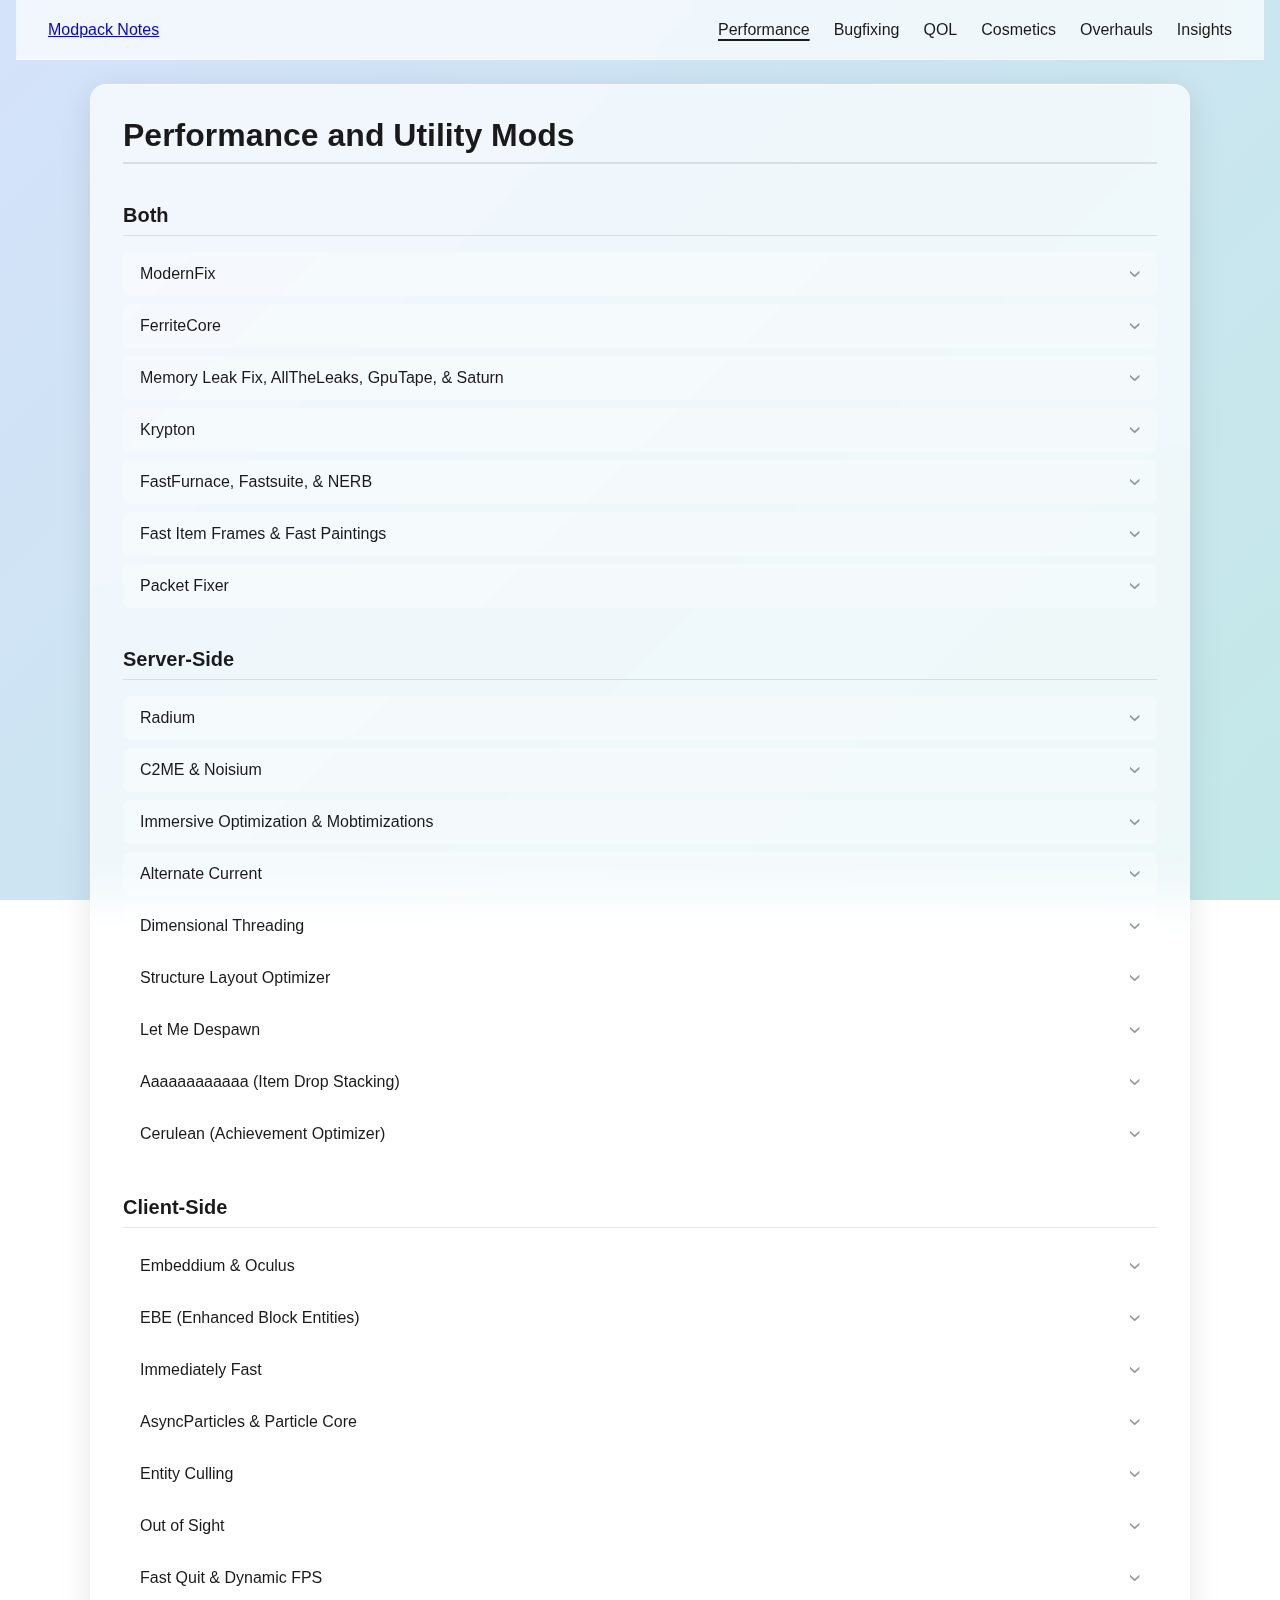
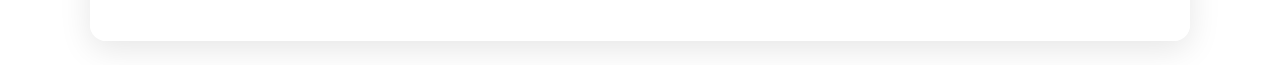
<file: index.html>
<!DOCTYPE html>
<html lang="en">
<head>
    <meta charset="UTF-8">
    <meta name="viewport" content="width=device-width, initial-scale=1.0">
    <title>Performance Mods - Modpack Notes</title>
    <link rel="stylesheet" href="styles.css">
</head>
<body id="page-performance">

<!-- Desktop Header -->
<header class="desktop-header">
    <a href="index.html" class="nav-logo">Modpack Notes</a>
    <nav class="desktop-nav-links">
        <ul>
            <li class="nav-performance"><a href="index.html">Performance</a></li>
            <li class="nav-bugfixing"><a href="bugfixing.html">Bugfixing</a></li>
            <li class="nav-qol"><a href="qol.html">QOL</a></li>
            <li class="nav-cosmetics"><a href="cosmetics.html">Cosmetics</a></li>
            <li class="nav-overhauls"><a href="overhauls_blog.html">Overhauls</a></li>
            <li class="nav-insights"><a href="insights.html">Insights</a></li>
        </ul>
    </nav>
</header>

<!-- Mobile Footer Navigation -->
<nav class="mobile-footer">
    <a href="index.html" class="nav-performance">
        <span>Performance</span>
    </a>
    <a href="bugfixing.html" class="nav-bugfixing">
        <span>Bugfixing</span>
    </a>
    <a href="qol.html" class="nav-qol">
        <span>QOL</span>
    </a>
    <a href="cosmetics.html" class="nav-cosmetics">
        <span>Cosmetics</span>
    </a>
    <a href="overhauls_blog.html" class="nav-overhauls">
        <span>Overhauls</span>
    </a>
    <a href="insights.html" class="nav-insights">
        <span>Insights</span>
    </a>
</nav>

<main>
    <h1>Performance and Utility Mods</h1>

    <h2>Both</h2>
    <details>
        <summary><a href="https://www.curseforge.com/minecraft/mc-mods/modernfix" target="_blank" rel="noopener noreferrer">ModernFix</a></summary>
        <div class="description-content">
            <h4>Layman's Explanation</h4>
            <p>This is the ultimate project manager for your modded game. When you launch Minecraft, it acts like an expert logistics officer, making sure all your mods and game assets load in the fastest, most efficient order possible. It also acts as a handyman, fixing hundreds of small but common bugs and preventing the game from crashing during startup, especially in large modpacks.</p>
            <h4>Technical Explanation</h4>
            <p>ModernFix applies a suite of targeted patches to optimize the game's launch process, most notably by deferring the initialization of the DataFixerUpper (DFU) system. It parallelizes resource loading, caches mod-loading data to speed up subsequent launches, backports critical bugfixes from newer Minecraft versions, and resolves common concurrency-related crashes that occur in multithreaded environments.</p>
        </div>
    </details>
    <details>
        <summary><a href="https://www.curseforge.com/minecraft/mc-mods/ferritecore" target="_blank" rel="noopener noreferrer">FerriteCore</a></summary>
        <div class="description-content">
            <h4>Layman's Explanation</h4>
            <p>This mod drastically cuts down on how much memory (RAM) the game uses. Imagine the game has to remember the state of every single block (e.g., "oak stairs, facing north, top half, waterlogged"). Normally, it writes this down on a new sticky note for every single stair. FerriteCore creates one master sticky note for "north-facing oak stairs" and just has the game reference that one note, saving a massive amount of memory.</p>
            <h4>Technical Explanation</h4>
            <p>FerriteCore heavily optimizes memory usage by replacing redundant block state and block property objects with single, canonical instances. It hooks into the block state creation process and uses a hash map to return a reference to an existing identical object instead of allocating a new one, significantly reducing the RAM footprint required to hold world data in memory.</p>
        </div>
    </details>
    <details>
        <summary><a href="https://modrinth.com/mod/memoryleakfix" target="_blank" rel="noopener noreferrer">Memory Leak Fix</a>, <a href="https://www.curseforge.com/minecraft/mc-mods/alltheleaks" target="_blank" rel="noopener noreferrer">AllTheLeaks</a>, <a href="https://www.curseforge.com/minecraft/mc-mods/gputape" target="_blank" rel="noopener noreferrer">GpuTape</a>, & <a href="https://www.curseforge.com/minecraft/mc-mods/saturn" target="_blank" rel="noopener noreferrer">Saturn</a></summary>
        <div class="description-content">
            <h4>The Specialist Team Analogy</h4>
            <p>
                <strong>Saturn & Memory Leak Fix (The Proactive Engineers & General Repair Crew):</strong> <strong>Saturn</strong> redesigns Minecraft's code to be more efficient from the start, preventing waste before it happens (less memory allocation). <strong>Memory Leak Fix</strong> is the experienced repairman who patches well-known, common leaks in the game's original plumbing (vanilla RAM leaks).
            </p>
            <p>
                <strong>AllTheLeaks (The Modded Equipment Specialist):</strong> This is the Hazmat Team brought in to handle leaks from all the third-party equipment you installed (your other mods). It contains a library of specific fixes for bugs in other popular mods.
            </p>
            <p>
                <strong>GpuTape (The Graphics Card Technician):</strong> This specialist doesn't work on the main building's plumbing (System RAM); they work on the video displays and security monitors (your Graphics Card's VRAM), ensuring old images are properly wiped to prevent visual stutter and crashes.
            </p>
            <h4>The Technical Explanation</h4>
            <p>
                This is a complementary suite of memory management mods. <strong>Saturn</strong> focuses on reducing memory allocations via object caching to lower GC pressure. <strong>Memory Leak Fix</strong> patches known bugs in vanilla code where objects are not de-allocated correctly. <strong>AllTheLeaks</strong> provides targeted patches for memory leaks found in other community mods. <strong>GpuTape</strong> specifically targets VRAM leaks by ensuring graphical resources (like textures and buffers) are properly released from the GPU's memory.
            </p>
            <h4>Conclusion</h4>
            <p>This is a perfect team. They do not conflict and cover every major category of memory issue: inefficient allocation (Saturn), vanilla RAM leaks (MLF), modded RAM leaks (ATL), and graphics VRAM leaks (GpuTape).</p>
        </div>
    </details>
    <details>
        <summary><a href="https://www.curseforge.com/minecraft/mc-mods/krypton" target="_blank" rel="noopener noreferrer">Krypton</a></summary>
        <div class="description-content">
            <h4>Layman's Explanation</h4>
            <p>This mod revamps the game's internal "postal service" that sends information between your computer and a server. It uses more efficient package bundling and smarter delivery routes, resulting in a faster and more stable connection with less processing overhead on both ends.</p>
            <h4>Technical Explanation</h4>
            <p>Krypton optimizes Minecraft's networking stack by replacing vanilla Netty handlers with highly-efficient versions derived from the Velocity proxy. It performs flush consolidation to reduce system calls and packet serialization overhead, which lowers latency and improves server performance under heavy network load.</p>
        </div>
    </details>
    <details>
        <summary><a href="https://www.curseforge.com/minecraft/mc-mods/fastfurnace" target="_blank" rel="noopener noreferrer">FastFurnace</a>, <a href="https://www.curseforge.com/minecraft/mc-mods/fastsuite" target="_blank" rel="noopener noreferrer">Fastsuite</a>, & <a href="https://www.curseforge.com/minecraft/mc-mods/notenoughrecipebook" target="_blank" rel="noopener noreferrer">NERB</a></summary>
        <div class="description-content">
            <h4>Layman's Explanation</h4>
            <p>
                <strong>FastFurnace & Fastsuite:</strong> These are efficiency experts for crafting. They teach furnaces and crafting tables to remember the last recipe they used, so they don't have to re-read the entire game's cookbook every second. This drastically improves server performance when many machines are running.<br>
                <strong>NERB (NotEnoughRecipeBook):</strong> Since you have JEI to look up recipes, the game's built-in recipe book is useless. NERB fires that useless librarian and throws out their entire office. This makes your personal player file much smaller, so you can log into worlds faster.
            </p>
            <h4>Technical Explanation</h4>
            <p>This trio optimizes recipe handling. **FastFurnace** and **Fastsuite** cache the last used recipe for their respective blocks to avoid iterating through the entire `RecipeManager` registry each tick. **NERB** removes the vanilla recipe book functionality entirely. This prevents the server from tracking thousands of unlocked recipes per player, significantly reducing player NBT data size, which speeds up login times and data sync operations.</p>
        </div>
    </details>
    <details>
        <summary><a href="https://www.curseforge.com/minecraft/mc-mods/fast-item-frames" target="_blank" rel="noopener noreferrer">Fast Item Frames</a> & <a href="https://www.curseforge.com/minecraft/mc-mods/fast-paintings" target="_blank" rel="noopener noreferrer">Fast Paintings</a></summary>
        <div class="description-content">
            <h4>Layman's Explanation</h4>
            <p>In vanilla Minecraft, item frames and paintings are technically tiny, invisible "creatures" stuck to the wall that the game has to constantly check on. This is very inefficient and causes lag. This duo of mods gets rid of those performance-draining creatures and replaces them with a much simpler "sticker" or "wallpaper" that's part of the wall itself, making them incredibly fast for your computer to handle.</p>
            <h4>Technical Explanation</h4>
            <p>Both mods replace their respective entities (`ItemFrameEntity`, `PaintingEntity`) with a custom `Block` and its associated `BlockEntity`. This transitions the objects from the computationally expensive entity system (requiring dynamic ticking and rendering) to the highly optimized static world grid. This fundamentally reduces both server-side tick overhead and client-side rendering load.</p>
            <h4>The Critical Warning: Permanent Conversion</h4>
            <p>Both mods convert the vanilla entities in your world to their new block format. If you ever remove these mods, the game will not know what these new blocks are, and <strong>they will disappear from your world forever.</strong> The risk is significantly higher for item frames holding valuable items than for decorative paintings.</p>
            <h4>Verdict</h4>
            <p>A fantastic "sister mod" duo that makes any art gallery or storage hall run beautifully. Add them only if you are willing to make a permanent commitment to keeping them in your modpack for the entire life of your world.</p>
        </div>
    </details>
    <details>
        <summary><a href="https://modrinth.com/mod/packet-fixer" target="_blank" rel="noopener noreferrer">Packet Fixer</a></summary>
        <div class="description-content">
            <h4>Layman's Explanation</h4>
            <p>Sometimes in heavily modded Minecraft, the "packages" of information sent between your computer and the server are too big for the standard mailboxes. This can happen when you have an item with tons of complex data. This mod simply gives you much bigger mailboxes, preventing a whole category of "Packet too big" crashes and disconnection errors.</p>
            <h4>Technical Explanation</h4>
            <p>This utility mod increases the maximum size limit for network packets defined in the Netty networking layer, which is hardcoded to a relatively small value in vanilla. By raising this limit, it prevents `PacketTooBigException` errors that can occur in modded environments when complex item NBT data, large world chunks, or other modded data structures exceed the vanilla size limits during network transfer.</p>
        </div>
    </details>

    <h2>Server-Side</h2>
    <details>
        <summary><a href="https://www.curseforge.com/minecraft/mc-mods/radium-reforged" target="_blank" rel="noopener noreferrer">Radium</a></summary>
        <div class="description-content">
            <h4>Layman's Explanation</h4>
            <p>This is a life coach for every creature and process in the game. It teaches mobs to think more efficiently, redstone to calculate faster, and the world to grow more logically. It doesn't change what they do, just that they do it with far less processing power, which is critical for server stability (TPS).</p>
            <h4>Technical Explanation</h4>
            <p>A fork of Lithium for Forge, Radium optimizes numerous game logic systems by replacing vanilla's often inefficient algorithms with more performant ones. This includes mob AI (pathfinding, goal selection), block ticking, world generation, physics calculations, and explosion mechanics.</p>
        </div>
    </details>
    <details>
        <summary><a href="https://www.curseforge.com/minecraft/mc-mods/c2me-fabric" target="_blank" rel="noopener noreferrer">C2ME</a> & <a href="https://www.curseforge.com/minecraft/mc-mods/noisium" target="_blank" rel="noopener noreferrer">Noisium</a></summary>
        <div class="description-content">
            <h4>Layman's Explanation</h4>
            <p>This is the ultimate world-building team. Instead of one guy building the world chunk by chunk, **C2ME** hires an entire army of construction workers and has them build different parts of the world all at the same time. **Noisium** is the expert architect who provides that army with even better, hyper-optimized blueprints, so each worker builds their section even faster.</p>
            <h4>Technical Explanation</h4>
            <p>A highly synergistic pair for world generation. **C2ME** (Concurrent Chunk Management Engine) parallelizes the entire world generation process—from terrain shaping to feature placement—across multiple CPU cores. **Noisium** applies specific algorithmic optimizations to the noise generation and biome placement functions, which C2ME then executes on all available threads for maximum throughput.</p>
        </div>
    </details>
    <details>
        <summary><a href="https://www.curseforge.com/minecraft/mc-mods/immersive-optimization" target="_blank" rel="noopener noreferrer">Immersive Optimization</a> & <a href="https://www.curseforge.com/minecraft/mc-mods/mobtimizations" target="_blank" rel="noopener noreferrer">Mobtimizations</a></summary>
        <div class="description-content">
            <h4>Layman's Explanation</h4>
            <p>This is your entity management dream team. **Immersive Optimization** is the "don't work if no one's watching" manager. It tells creatures that are very far away from you to slow down and take a break, saving a huge amount of performance. **Mobtimizations** is the "work smarter, not harder" coach. For creatures that *are* active, it tells them to not waste time constantly looking for enemies or re-calculating their path if they already have one.</p>
            <h4>Technical Explanation</h4>
            <p>A powerful, synergistic combination for entity tick management. **Immersive Optimization** is a dynamic tick-rate scheduler, reducing the update frequency of distant or inactive entities. **Mobtimizations** reduces the computational cost *within* an individual tick by throttling expensive AI tasks like target scanning and pathfinding. They work together to dramatically reduce the server-side cost of entities. *This combination was chosen over `ServerCore` as it offers a more granular approach to entity management.*</p>
        </div>
    </details>
    <details>
        <summary><a href="https://www.curseforge.com/minecraft/mc-mods/alternate-current" target="_blank" rel="noopener noreferrer">Alternate Current</a></summary>
        <div class="description-content">
            <h4>Layman's Explanation</h4>
            <p>Vanilla redstone is like a chain of people whispering a message to pass it along, which is slow, chaotic, and creates a ton of unnecessary noise (block updates). This mod replaces them with a master electrician who instantly calculates where the power should go and flips all the switches at once, perfectly and with almost zero lag.</p>
            <h4>Technical Explanation</h4>
            <p>This mod replaces Minecraft's recursive, locational, and update-heavy redstone dust algorithm. It calculates the power level for an entire wire network first, then emits a minimal, non-redundant set of block updates only when the final state is known. This eliminates massive amounts of lag from complex redstone contraptions.</p>
        </div>
    </details>
    <details>
        <summary><a href="https://www.curseforge.com/minecraft/mc-mods/dimthreads" target="_blank" rel="noopener noreferrer">Dimensional Threading</a></summary>
        <div class="description-content">
            <h4>Layman's Explanation</h4>
            <p>Normally, your server is like a single chef trying to cook for three different tables (Overworld, Nether, and End) at once. If one table has a super complicated order (a giant laggy farm in the Nether), the chef gets bogged down, and service for all the other tables slows to a crawl. This mod hires two more chefs and gives each one their own dimension to cook for. They all work at the same time, so Nether lag no longer slows down the Overworld.</p>
            <h4>Technical Explanation</h4>
            <p>The vanilla `MinecraftServer` ticks all dimensions sequentially on a single main thread. If one dimension's tick time is high, the entire server's MSPT suffers. This mod assigns each dimension to its own thread from a dedicated thread pool, ticking them in parallel. The server then waits for all threads to finish before starting the next tick, with the final MSPT being determined by the *slowest individual dimension*, effectively isolating lag.</p>
            <h4>The Risks and Requirements</h4>
            <p><strong>CPU Cores:</strong> You MUST have enough physical or virtual CPU threads (at least `Number of Dimensions + 1`). If you have too few, this mod will make performance worse by causing thread contention.<br><strong>Thread-Unsafe Mods:</strong> This is the biggest risk. Many content mods are not written to be "thread-safe" and assume they will only ever be accessed by the main server thread. This can lead to race conditions, catastrophic crashes, and world corruption if a conflict occurs.</p>
            <h4>Verdict</h4>
            <p>A high-power, high-risk mod. Strongly consider it for a dedicated server with significant, simultaneous player activity and infrastructure in multiple dimensions. Add it last and be prepared to remove it if you experience strange crashes, as it may be a conflict with a thread-unsafe mod.</p>
        </div>
    </details>
    <details>
        <summary><a href="https://modrinth.com/mod/structure-layout-optimizer" target="_blank" rel="noopener noreferrer">Structure Layout Optimizer</a></summary>
        <div class="description-content">
            <h4>Layman's Explanation</h4>
            <p>When the game builds a village or another large structure, it's surprisingly inefficient, like a builder checking every single brick against every other brick in the entire project for collisions. This mod gives the builder a smarter set of blueprints and tools, making it check only the bricks that are nearby. This significantly reduces the lag spikes caused by generating large, complex structures.</p>
            <h4>Technical Explanation</h4>
            <p>This mod optimizes Jigsaw structure generation by replacing the computationally expensive `VoxelShape` intersection checks with a much faster `BoxOctree` data structure. The octree allows for rapid spatial querying, so intersection tests are only performed against nearby pieces instead of the entire list. It also adds early-exit logic for Jigsaw connection checks and optimizes the loading of large NBT structure files.</p>
        </div>
    </details>
    <details>
        <summary><a href="https://www.curseforge.com/minecraft/mc-mods/let-me-despawn" target="_blank" rel="noopener noreferrer">Let Me Despawn</a></summary>
        <div class="description-content">
            <h4>Layman's Explanation</h4>
            <p>This mod fixes a vanilla annoyance where zombies that pick up a piece of dirt, or skeletons that pick up your old helmet, will never disappear naturally. This can lead to a world full of useless, lag-causing mobs over time. This mod lets them despawn like normal mobs but forces them to drop the gear they were holding, so you don't lose anything important.</p>
            <h4>Technical Explanation</h4>
            <p>This mod modifies the mob persistence logic. Normally, any mob with items in its armor or hand slots (`canPickUpLoot` is true) has its persistence flag set and is excluded from natural despawning. This mod alters the despawn check to ignore this flag for non-named mobs but ensures their held/equipped items are dropped to the ground upon despawning to prevent item loss.</p>
        </div>
    </details>
    <details>
        <summary><a href="https://modrinth.com/mod/staaaaaaaaaaaack" target="_blank" rel="noopener noreferrer">Aaaaaaaaaaaa (Item Drop Stacking)</a></summary>
        <div class="description-content">
            <h4>Layman's Explanation</h4>
            <p>When a Creeper blows up a chest full of cobblestone, you get hundreds of individual items on the ground, which can cause immense lag. This mod is the smartest solution: it allows all those individual cobblestone items to merge into a single, super-stack on the ground. Instead of the game tracking 500 separate things, it only has to track one, drastically improving performance.</p>
            <h4>Technical Explanation</h4>
            <p>This mod alters the `ItemEntity` merging logic. Normally, items will only merge up to their maximum stack size (e.g., 64). This mod allows them to merge into a single entity far beyond that limit, storing the total count in NBT data. This massively reduces the number of entities that need to be ticked and rendered in situations with large quantities of a single dropped item. *This was chosen over other solutions like `Get It Together, Drops!` or `DarkTimer` because it is the most effective and elegant performance fix.*</p>
        </div>
    </details>
    <details>
        <summary><a href="https://modrinth.com/mod/cerulean-advancements" target="_blank" rel="noopener noreferrer">Cerulean (Achievement Optimizer)</a></summary>
        <div class="description-content">
            <h4>Layman's Explanation</h4>
            <p>In a big modpack, the game is constantly checking your entire inventory against a huge list of every possible achievement every time you pick something up. This is a massive source of hidden lag. This mod is an efficiency expert that completely revamps this process, making the checks happen less often and in a much smarter way, eliminating these lag spikes.</p>
            <h4>Technical Explanation</h4>
            <p>This mod is a fork of Icterine that optimizes the `InventoryChangeTrigger`. It does this in two ways: it optimizes the internal logic to avoid redundant checks (e.g., checking item count before heavy NBT/tag matching) and adds a configurable tick-skipping system, so the trigger doesn't fire on every single inventory modification. *This was chosen because it combines the best features of its predecessors (`Icterine`, `Achievements Optimizer`) into one modern mod.*</p>
        </div>
    </details>

    <h2>Client-Side</h2>
    <details>
        <summary><a href="https://www.curseforge.com/minecraft/mc-mods/embeddium" target="_blank" rel="noopener noreferrer">Embeddium</a> & <a href="https://www.curseforge.com/minecraft/mc-mods/oculus" target="_blank" rel="noopener noreferrer">Oculus</a></summary>
        <div class="description-content">
            <h4>Layman's Explanation</h4>
            <p>This is your foundational graphics team. **Embeddium** is a genius artist who completely replaces the game's outdated drawing methods with modern, efficient techniques for a massive FPS boost. **Oculus** is the specialist assistant who works directly with Embeddium to add beautiful, complex lighting, shadows, and water effects (shaders).</p>
            <h4>Technical Explanation</h4>
            <p>**Embeddium** is a replacement rendering engine for Forge (a port of Sodium) that drastically optimizes chunk rendering via modern OpenGL features like batching and more efficient vertex formats. **Oculus** is a shader loader (a port of Iris) that hooks directly into Embeddium's rendering pipeline to apply post-processing shader effects. They are the essential, inseparable foundation for running shaders on this platform.</p>
        </div>
    </details>
    <details>
        <summary><a href="https://www.curseforge.com/minecraft/mc-mods/enhanced-block-entities" target="_blank" rel="noopener noreferrer">EBE (Enhanced Block Entities)</a></summary>
        <div class="description-content">
            <h4>Layman's Explanation</h4>
            <p>The artist (Embeddium) normally has to draw every chest, sign, and bed by hand as a special, complex object, which is slow. This mod gives the artist a set of perfect, ultra-efficient stencils for those objects. They look identical but are incredibly fast to draw, and they work perfectly with shaders.</p>
            <h4>Technical Explanation</h4>
            <p>EBE replaces performance-intensive Block Entity Renderers (BERs/TESRs) with highly-performant baked block models that can be batched by Embeddium. It cleverly retains animations by only using the original, slower BER when an animation (like a chest opening) is actively playing. *This was chosen over `Vanillin`, whose instanced rendering technique via Flywheel is currently incompatible with shaders/Oculus.*</p>
        </div>
    </details>
    <details>
        <summary><a href="https://www.curseforge.com/minecraft/mc-mods/immediatelyfast" target="_blank" rel="noopener noreferrer">Immediately Fast</a></summary>
        <div class="description-content">
            <h4>Layman's Explanation</h4>
            <p>This is an efficiency expert who reorganizes the artist's entire workflow. Instead of drawing one bit of text, then a health bar, then more text, it tells the artist: "Do all the text at once. Then do all the health bars at once." This "batching" of similar tasks makes drawing the entire on-screen interface (GUI/HUD), as well as items and mobs, much faster.</p>
            <h4>Technical Explanation</h4>
            <p>This mod optimizes immediate mode rendering (used for GUIs, text, entities, etc.) by implementing a custom buffer that batches draw calls. This reduces the number of state changes and communications with the GPU, significantly improving the rendering performance of most non-chunk elements. *This was chosen over `Flerovium` because its scope is broader, covering the UI in addition to entities.*</p>
        </div>
    </details>
    <details>
        <summary><a href="https://www.curseforge.com/minecraft/mc-mods/asyncparticles" target="_blank" rel="noopener noreferrer">AsyncParticles</a> & <a href="https://www.curseforge.com/minecraft/mc-mods/particle-core" target="_blank" rel="noopener noreferrer">Particle Core</a></summary>
        <div class="description-content">
            <h4>Layman's Explanation</h4>
            <p>This is your world-class particle specialist team. **AsyncParticles** hires a completely separate artist whose only job is to draw particles (smoke, explosions, magic). This stops the main game's artist from getting bogged down and causing stutter. **Particle Core** acts as that particle-artist's smart assistant, telling them which particles are hidden behind walls (so don't bother drawing them) and giving you a control panel to turn down or disable annoying particle effects you don't want to see.</p>
            <h4>Technical Explanation</h4>
            <p>A key synergistic pair. **AsyncParticles** offloads particle ticking and rendering work to a separate thread, preventing their computational cost from causing lag spikes on the main render thread. **Particle Core** complements this by providing aggressive frustum culling (not rendering off-screen particles) and a powerful configuration system to reduce the total number of particles that need to be processed in the first place. They are fully compatible and work together for the best possible particle performance.</p>
        </div>
    </details>
    <details>
        <summary><a href="https://www.curseforge.com/minecraft/mc-mods/entityculling" target="_blank" rel="noopener noreferrer">Entity Culling</a></summary>
        <div class="description-content">
            <h4>Layman's Explanation</h4>
            <p>This mod is a smart spotter for your artist. It constantly checks what you can *actually* see. If a zombie is in the next room behind a solid wall, this mod tells the artist, "Don't bother drawing that zombie, the player can't see it anyway." This gives a huge FPS boost in dense areas like caves or complex bases by not rendering things that are hidden from view.</p>
            <h4>Technical Explanation</h4>
            <p>This mod implements asynchronous, multithreaded, CPU-based path-tracing for occlusion culling. It traces sightlines from the camera's current position to the bounding boxes of entities and block entities. If the sightline is obstructed by solid block geometry, the object's rendering is skipped for that frame, reducing draw calls. *This was chosen over GPU-based solutions like `Brute Force Rendering Culling` for its proven stability and focused effectiveness.*</p>
        </div>
    </details>
    <details>
        <summary><a href="https://www.curseforge.com/minecraft/mc-mods/out-of-sight" target="_blank" rel="noopener noreferrer">Out of Sight</a></summary>
        <div class="description-content">
            <h4>Layman's Explanation</h4>
            <p>This mod gives you a simple slider to control how far away the game will even try to draw complex modded blocks and entities. It's a blunt but very effective tool to get a huge FPS boost by simply not rendering your friend's giant, laggy factory that's on the other side of the valley.</p>
            <h4>Technical Explanation</h4>
            <p>Out of Sight is a configurable distance-based culler. It prevents the rendering of `BlockEntity` and other designated `Entity` types beyond a set block radius from the player. This is a simpler culling method than `Entity Culling` but is effective for managing performance impact from distant, complex objects.</p>
        </div>
    </details>
    <details>
        <summary><a href="https://www.curseforge.com/minecraft/mc-mods/fast-quit" target="_blank" rel="noopener noreferrer">Fast Quit</a> & <a href="https://www.curseforge.com/minecraft/mc-mods/dynamic-fps" target="_blank" rel="noopener noreferrer">Dynamic FPS</a></summary>
        <div class="description-content">
            <h4>Layman's Explanation</h4>
            <p>Two essential quality-of-life mods. **Fast Quit** gets you back to the main menu instantly while a cleanup crew saves your world in the background. **Dynamic FPS** tells the game to go to sleep when you click away from it (e.g., to check Discord), dropping to 1 FPS and muting the sound, which saves a massive amount of your PC's resources.</p>
            <h4>Technical Explanation</h4>
            <p>**Fast Quit** makes the world saving process asynchronous by detaching the client from the integrated server thread upon quitting. **Dynamic FPS** monitors the window focus state and drastically reduces the client's target framerate and master volume when the game is unfocused or idle, freeing up CPU and GPU resources for other applications.</p>
        </div>
    </details>
</main>
<script>
    const hamburger = document.querySelector('.hamburger');
    const navLinksContainer = document.querySelector('.nav-links-container');

    hamburger.addEventListener('click', () => {
        hamburger.classList.toggle('is-active');
        navLinksContainer.classList.toggle('is-active');
    });

    // Optional: Close menu when a link is clicked
    navLinksContainer.addEventListener('click', (e) => {
        if (e.target.tagName === 'A') {
            hamburger.classList.remove('is-active');
            navLinksContainer.classList.remove('is-active');
        }
    });
</script>
</body>
</html>
</file>
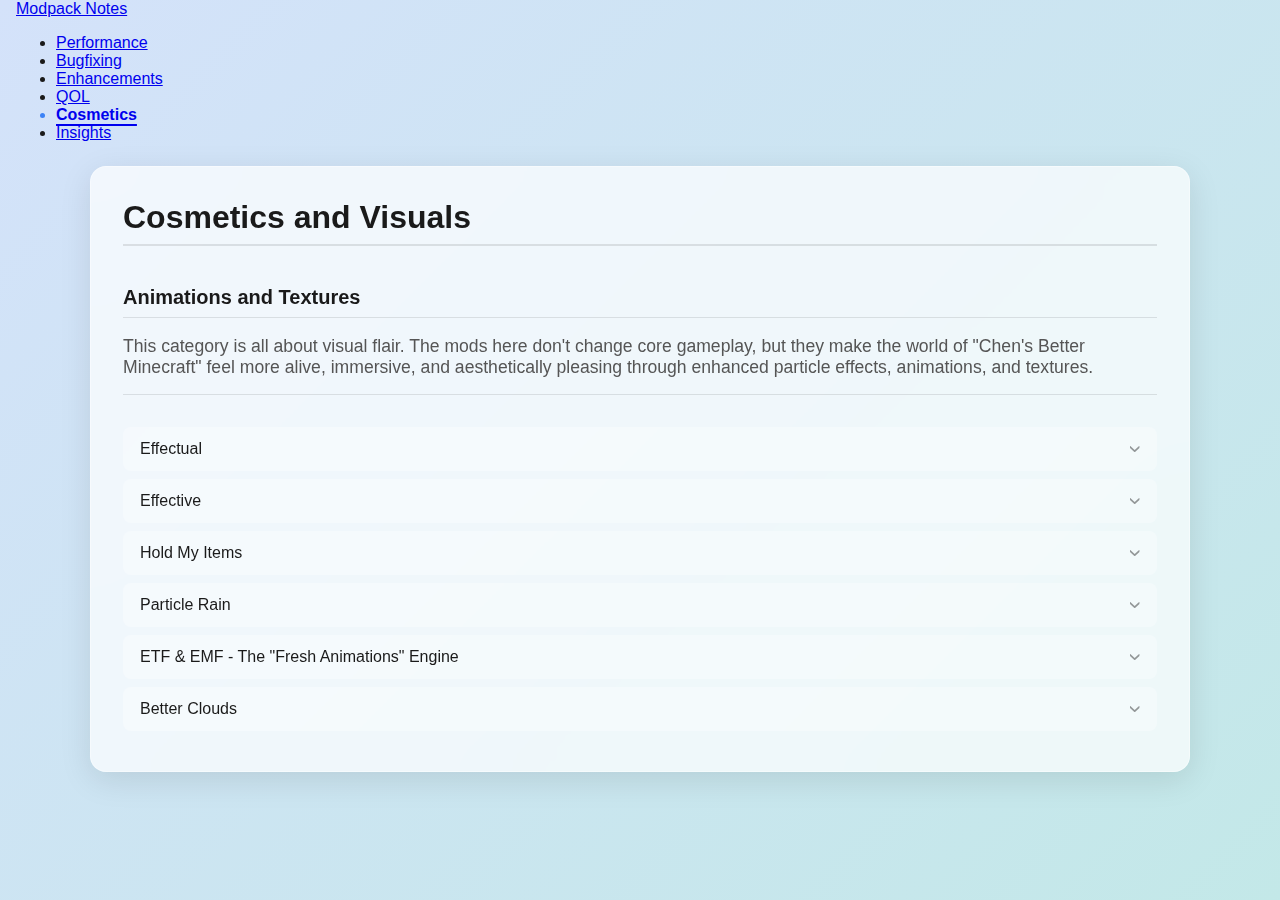
<file: cosmetics.html>
<!DOCTYPE html>
<html lang="en">
<head>
  <meta charset="UTF-8">
  <meta name="viewport" content="width=device-width, initial-scale=1.0">
  <title>Cosmetics & Visuals - Modpack Notes</title>
  <link rel="stylesheet" href="styles.css">
</head>
<body id="page-cosmetics">


<header class="navbar">
  <a href="index.html" class="nav-logo">Modpack Notes</a>
  <nav class="nav-links">
    <ul>
      <li class="nav-performance"><a href="index.html">Performance</a></li>
      <li class="nav-bugfixing"><a href="bugfixing.html">Bugfixing</a></li>
      <li class="nav-enhancements"><a href="enhancements.html">Enhancements</a></li>
      <li class="nav-qol"><a href="qol.html">QOL</a></li>
      <li class="nav-cosmetics"><a href="cosmetics.html">Cosmetics</a></li>
      <li class="nav-insights"><a href="insights.html">Insights</a></li>
    </ul>
  </nav>
</header>

<main>
  <h1>Cosmetics and Visuals</h1>

  <h2>Animations and Textures</h2>
  <p class="section-intro">
    This category is all about visual flair. The mods here don't change core gameplay, but they make the world of "Chen's Better Minecraft" feel more alive, immersive, and aesthetically pleasing through enhanced particle effects, animations, and textures.
  </p>

  <details>
    <summary><a href="https://www.curseforge.com/minecraft/mc-mods/effectual" target="_blank" rel="noopener noreferrer">Effectual</a></summary>
    <div class="description-content">
      <h4>Why We Added It</h4>
      <p>This mod adds a layer of subtle, atmospheric particle effects that bring the environment to life. Seeing your breath in cold biomes or sparks from hitting metal makes the world feel more grounded and reactive.</p>
    </div>
  </details>

  <details>
    <summary><a href="https://modrinth.com/mod/effective" target="_blank" rel="noopener noreferrer">Effective</a></summary>
    <div class="description-content">
      <h4>Why We Added It</h4>
      <p>While Effectual adds subtlety, Effective adds impact. This mod introduces more dramatic visual feedback, like realistic water splashes, screen shake from explosions, and misty waterfalls. It makes actions feel more powerful and events more cinematic.</p>
    </div>
  </details>

  <details>
    <summary><a href="https://www.curseforge.com/minecraft/mc-mods/hold-my-items" target="_blank" rel="noopener noreferrer">Hold My Items</a></summary>
    <div class="description-content">
      <h4>Why We Added It</h4>
      <p>A simple but powerful immersion tweak. This mod renders your character's arm when holding items, making it look like you are physically holding them. It's a small change that makes a huge difference in first-person perspective.</p>
    </div>
  </details>

  <details>
    <summary><a href="https://modrinth.com/mod/particle-rain" target="_blank" rel="noopener noreferrer">Particle Rain</a></summary>
    <div class="description-content">
      <h4>Why We Added It</h4>
      <p>This mod replaces the default, flat weather effects with beautiful, dynamic particle-based weather. Rain falls at an angle in the wind, snow tumbles gently, and deserts get swirling sandstorms. It makes the weather feel like a core part of the atmosphere.</p>
    </div>
  </details>

  <details>
    <summary><a href="https://www.curseforge.com/minecraft/mc-mods/entity-texture-features-fabric" target="_blank" rel="noopener noreferrer">ETF</a> & <a href="https://www.curseforge.com/minecraft/mc-mods/entity-model-features-fabric" target="_blank" rel="noopener noreferrer">EMF</a> - The "Fresh Animations" Engine</summary>
    <div class="description-content">
      <h4>Why We Added It</h4>
      <p>This duo is the modern, high-performance replacement for OptiFine's custom entity capabilities. They are included in "Chen's Better Minecraft" for one primary reason: to run the incredible <strong>Fresh Animations</strong> resource pack, which completely overhauls mob animations to be fluid, dynamic, and believable.</p>

      <details>
        <summary>Fresh Animations Resource Pack</summary>
        <div class="description-content">
          <h4>Purpose: To make the game's creatures look like they do in the official trailers.</h4>
          <p>This resource pack gives a high-quality animation overhaul to almost every creature in the game, from the way a Creeper walks to how a Villager expresses emotion. It is the single most impactful visual change for mobs in the modpack.</p>
          <p><strong>Note:</strong> Fresh Animations is a <em>resource pack</em>, not a mod, but it requires the ETF and EMF mods to function.</p>
          <p><a href="https://www.curseforge.com/minecraft/texture-packs/fresh-animations" target="_blank" rel="noopener noreferrer"><strong>Download Fresh Animations here.</strong></a></p>
        </div>
      </details>
    </div>
  </details>
  <details>
    <summary><a href="https://modrinth.com/mod/better-clouds" target="_blank" rel="noopener noreferrer">Better Clouds</a></summary>
    <div class="description-content">
      <h4>Why We Added It</h4>
      <p>This mod replaces the flat, 2D vanilla clouds with beautiful, 3D volumetric clouds that have real depth and shape. It's a simple change that dramatically improves the look of the sky and the overall atmosphere of the world, making it feel more vast and realistic.</p>
    </div>
  </details>

</main>
</body>
</html>
</file>
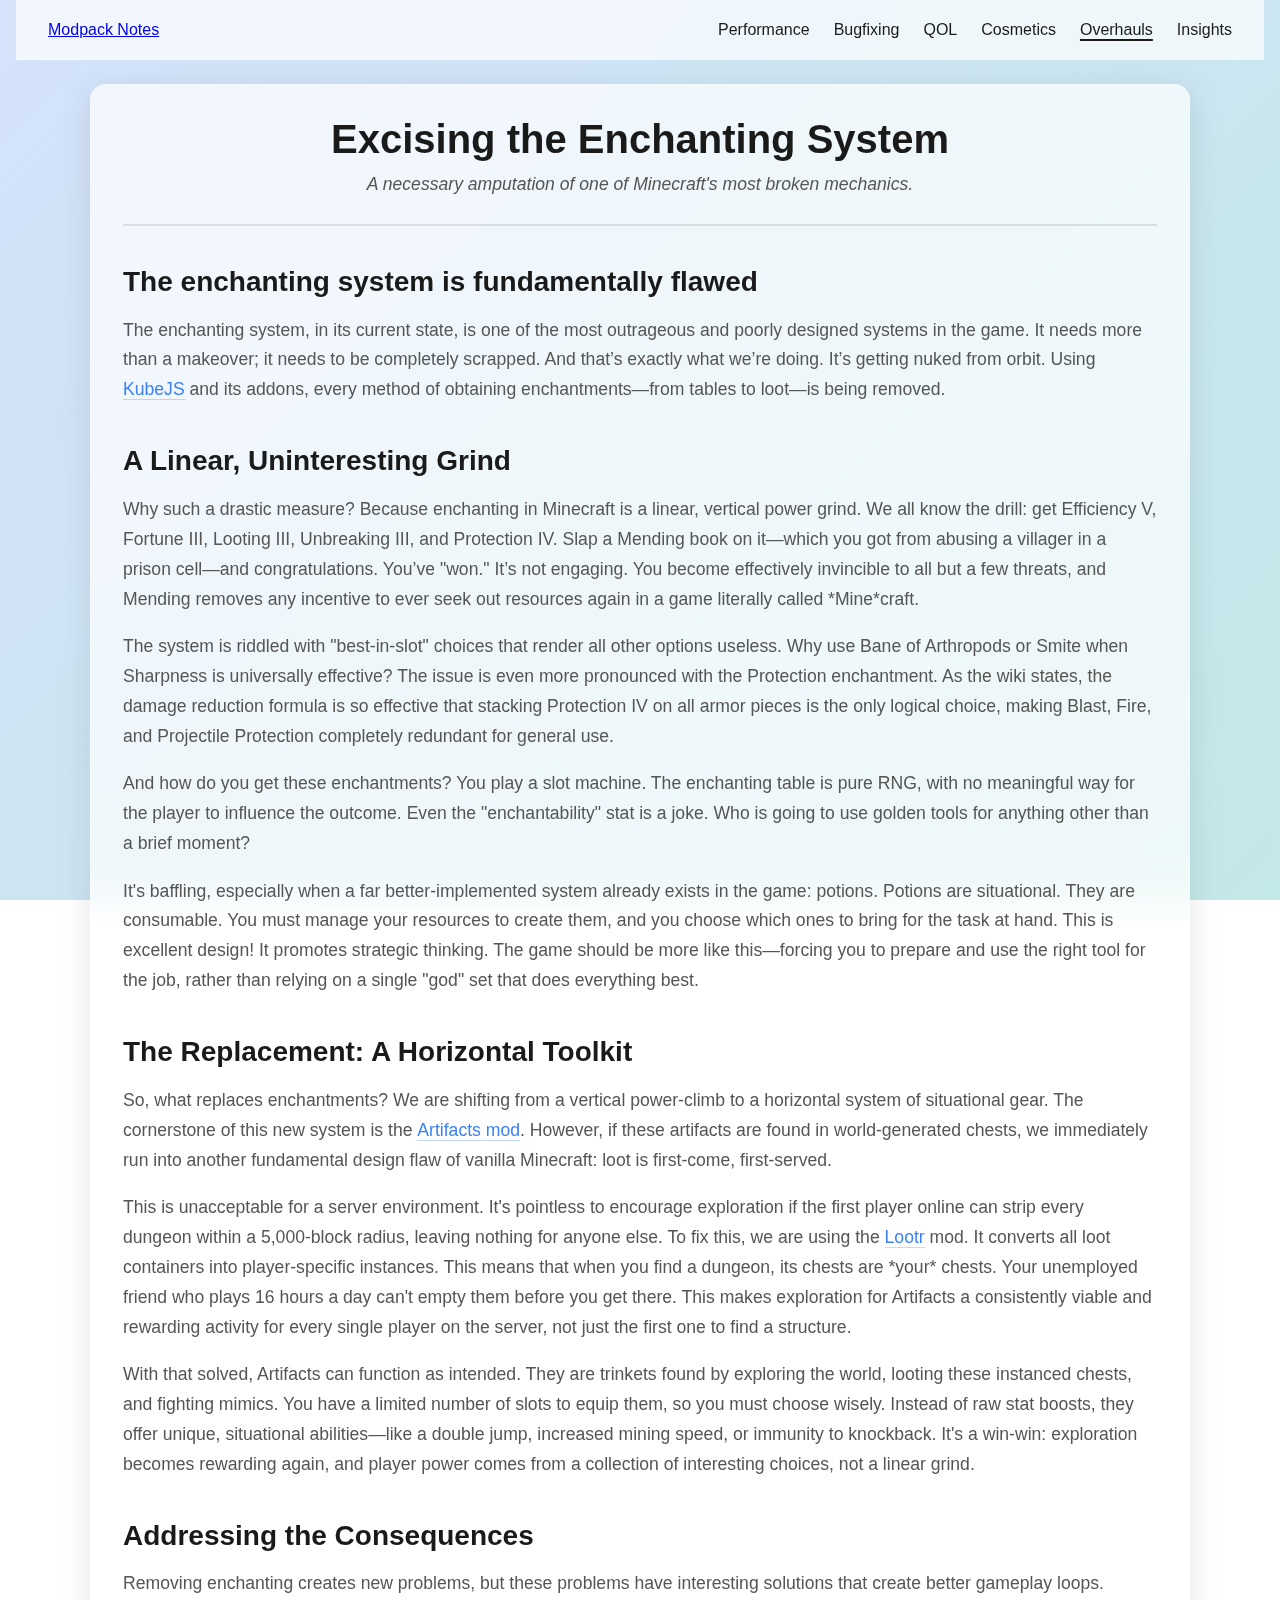
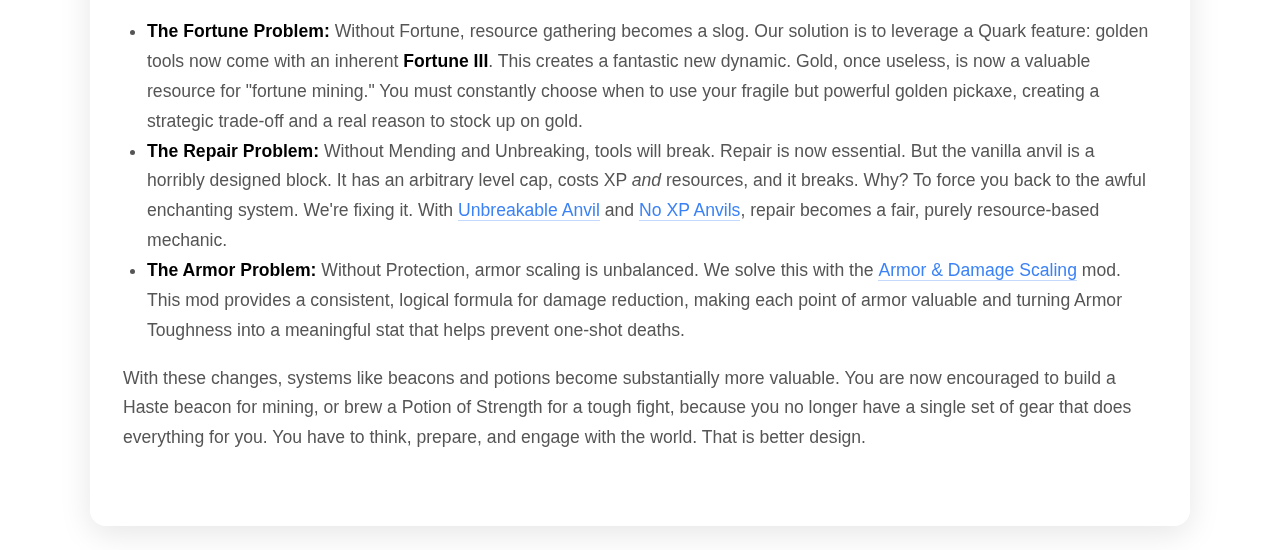
<file: enchanting.html>
<!DOCTYPE html>
<html lang="en">
<head>
    <meta charset="UTF-8">
    <meta name="viewport" content="width=device-width, initial-scale=1.0">
    <title>Overhaul: The Enchanting System - Modpack Notes</title>
    <link rel="stylesheet" href="styles.css">
</head>
<body id="page-overhauls">
<!-- Desktop Header -->
<header class="desktop-header">
    <a href="index.html" class="nav-logo">Modpack Notes</a>
    <nav class="desktop-nav-links">
        <ul>
            <li class="nav-performance"><a href="index.html">Performance</a></li>
            <li class="nav-bugfixing"><a href="bugfixing.html">Bugfixing</a></li>
            <li class="nav-qol"><a href="qol.html">QOL</a></li>
            <li class="nav-cosmetics"><a href="cosmetics.html">Cosmetics</a></li>
            <li class="nav-overhauls"><a href="overhauls_blog.html">Overhauls</a></li>
            <li class="nav-insights"><a href="insights.html">Insights</a></li>
        </ul>
    </nav>
</header>

<!-- Mobile Footer Navigation -->
<nav class="mobile-footer">
    <a href="index.html" class="nav-performance">
        <span>Performance</span>
    </a>
    <a href="bugfixing.html" class="nav-bugfixing">
        <span>Bugfixing</span>
    </a>
    <a href="qol.html" class="nav-qol">
        <span>QOL</span>
    </a>
    <a href="cosmetics.html" class="nav-cosmetics">
        <span>Cosmetics</span>
    </a>
    <a href="overhauls_blog.html" class="nav-overhauls">
        <span>Overhauls</span>
    </a>
    <a href="insights.html" class="nav-insights">
        <span>Insights</span>
    </a>
</nav>
<main class="article-page">
    <article>
        <header class="article-header">
            <h1>Excising the Enchanting System</h1>
            <p class="byline">A necessary amputation of one of Minecraft's most broken mechanics.</p>
        </header>

        <section>
            <h2>The enchanting system is fundamentally flawed</h2>
            <p>The enchanting system, in its current state, is one of the most outrageous and poorly designed systems in the game. It needs more than a makeover; it needs to be completely scrapped. And that’s exactly what we’re doing. It’s getting nuked from orbit. Using <a href="https://www.curseforge.com/minecraft/mc-mods/kubejs" target="_blank" rel="noopener noreferrer">KubeJS</a> and its addons, every method of obtaining enchantments—from tables to loot—is being removed.</p>
        </section>

        <section>
            <h2>A Linear, Uninteresting Grind</h2>
            <p>Why such a drastic measure? Because enchanting in Minecraft is a linear, vertical power grind. We all know the drill: get Efficiency V, Fortune III, Looting III, Unbreaking III, and Protection IV. Slap a Mending book on it—which you got from abusing a villager in a prison cell—and congratulations. You’ve "won." It’s not engaging. You become effectively invincible to all but a few threats, and Mending removes any incentive to ever seek out resources again in a game literally called *Mine*craft.</p>
            <p>The system is riddled with "best-in-slot" choices that render all other options useless. Why use Bane of Arthropods or Smite when Sharpness is universally effective? The issue is even more pronounced with the Protection enchantment. As the wiki states, the damage reduction formula is so effective that stacking Protection IV on all armor pieces is the only logical choice, making Blast, Fire, and Projectile Protection completely redundant for general use.</p>
            <p>And how do you get these enchantments? You play a slot machine. The enchanting table is pure RNG, with no meaningful way for the player to influence the outcome. Even the "enchantability" stat is a joke. Who is going to use golden tools for anything other than a brief moment?</p>
            <p>It's baffling, especially when a far better-implemented system already exists in the game: potions. Potions are situational. They are consumable. You must manage your resources to create them, and you choose which ones to bring for the task at hand. This is excellent design! It promotes strategic thinking. The game should be more like this—forcing you to prepare and use the right tool for the job, rather than relying on a single "god" set that does everything best.</p>
        </section>

        <section>
            <h2>The Replacement: A Horizontal Toolkit</h2>
            <p>So, what replaces enchantments? We are shifting from a vertical power-climb to a horizontal system of situational gear. The cornerstone of this new system is the <a href="https://www.curseforge.com/minecraft/mc-mods/artifacts" target="_blank" rel="noopener noreferrer">Artifacts mod</a>. However, if these artifacts are found in world-generated chests, we immediately run into another fundamental design flaw of vanilla Minecraft: loot is first-come, first-served.</p>
            <p>This is unacceptable for a server environment. It's pointless to encourage exploration if the first player online can strip every dungeon within a 5,000-block radius, leaving nothing for anyone else. To fix this, we are using the <a href="https://www.curseforge.com/minecraft/mc-mods/lootr" target="_blank" rel="noopener noreferrer">Lootr</a> mod. It converts all loot containers into player-specific instances. This means that when you find a dungeon, its chests are *your* chests. Your unemployed friend who plays 16 hours a day can't empty them before you get there. This makes exploration for Artifacts a consistently viable and rewarding activity for every single player on the server, not just the first one to find a structure.</p>
            <p>With that solved, Artifacts can function as intended. They are trinkets found by exploring the world, looting these instanced chests, and fighting mimics. You have a limited number of slots to equip them, so you must choose wisely. Instead of raw stat boosts, they offer unique, situational abilities—like a double jump, increased mining speed, or immunity to knockback. It's a win-win: exploration becomes rewarding again, and player power comes from a collection of interesting choices, not a linear grind.</p>
        </section>

        <section>
            <h2>Addressing the Consequences</h2>
            <p>Removing enchanting creates new problems, but these problems have interesting solutions that create better gameplay loops.</p>
            <ul>
                <li><strong>The Fortune Problem:</strong> Without Fortune, resource gathering becomes a slog. Our solution is to leverage a Quark feature: golden tools now come with an inherent <strong>Fortune III</strong>. This creates a fantastic new dynamic. Gold, once useless, is now a valuable resource for "fortune mining." You must constantly choose when to use your fragile but powerful golden pickaxe, creating a strategic trade-off and a real reason to stock up on gold.</li>
                <li><strong>The Repair Problem:</strong> Without Mending and Unbreaking, tools will break. Repair is now essential. But the vanilla anvil is a horribly designed block. It has an arbitrary level cap, costs XP <em>and</em> resources, and it breaks. Why? To force you back to the awful enchanting system. We're fixing it. With <a href="https://www.curseforge.com/minecraft/mc-mods/unbreakable-anvil" target="_blank" rel="noopener noreferrer">Unbreakable Anvil</a> and <a href="https://modrinth.com/mod/no-xp-anvils" target="_blank" rel="noopener noreferrer">No XP Anvils</a>, repair becomes a fair, purely resource-based mechanic.</li>
                <li><strong>The Armor Problem:</strong> Without Protection, armor scaling is unbalanced. We solve this with the <a href="https://www.curseforge.com/minecraft/mc-mods/armor-damage-scaling-forge-fabric" target="_blank" rel="noopener noreferrer">Armor & Damage Scaling</a> mod. This mod provides a consistent, logical formula for damage reduction, making each point of armor valuable and turning Armor Toughness into a meaningful stat that helps prevent one-shot deaths.</li>
            </ul>
            <p>With these changes, systems like beacons and potions become substantially more valuable. You are now encouraged to build a Haste beacon for mining, or brew a Potion of Strength for a tough fight, because you no longer have a single set of gear that does everything for you. You have to think, prepare, and engage with the world. That is better design.</p>
        </section>
    </article>
</main>
<script>
    const hamburger = document.querySelector('.hamburger');
    const navLinksContainer = document.querySelector('.nav-links-container');

    hamburger.addEventListener('click', () => {
        hamburger.classList.toggle('is-active');
        navLinksContainer.classList.toggle('is-active');
    });

    // Optional: Close menu when a link is clicked
    navLinksContainer.addEventListener('click', (e) => {
        if (e.target.tagName === 'A') {
            hamburger.classList.remove('is-active');
            navLinksContainer.classList.remove('is-active');
        }
    });
</script>
</body>
</html>
</file>
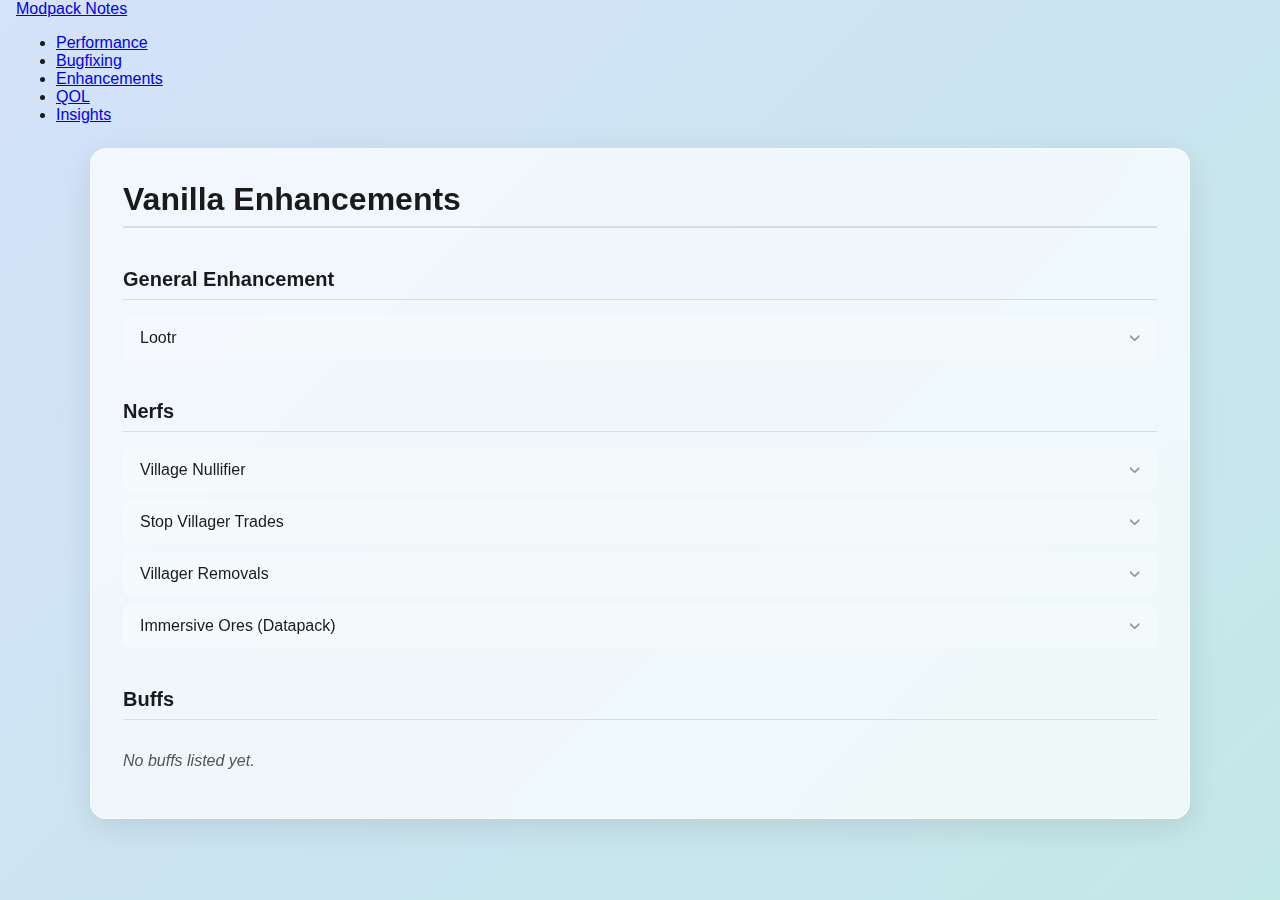
<file: enhancements.html>
<!DOCTYPE html>
<html lang="en">
<head>
  <meta charset="UTF-8">
  <meta name="viewport" content="width=device-width, initial-scale=1.0">
  <title>Vanilla Enhancements - Modpack Notes</title>
  <link rel="stylesheet" href="styles.css">
</head>
<body id="page-enhancements">

<header class="navbar">
  <a href="index.html" class="nav-logo">Modpack Notes</a>
  <nav class="nav-links">
    <ul>
      <li class="nav-performance"><a href="index.html">Performance</a></li>
      <li class="nav-bugfixing"><a href="bugfixing.html">Bugfixing</a></li>
      <li class="nav-enhancements"><a href="enhancements.html">Enhancements</a></li>
      <li class="nav-qol"><a href="qol.html">QOL</a></li>
      <li class="nav-insights"><a href="insights.html">Insights</a></li>
    </ul>
  </nav>
</header>

<main>
  <h1>Vanilla Enhancements</h1>
  <h2>General Enhancement</h2>
  <details><summary><a href="https://www.curseforge.com/minecraft/mc-mods/lootr" target="_blank" rel="noopener noreferrer">Lootr</a></summary><p class="placeholder"><em>Add a description for this mod here.</em></p></details>

  <h2>Nerfs</h2>
  <details><summary><a href="https://www.curseforge.com/minecraft/mc-mods/village-nullifier" target="_blank" rel="noopener noreferrer">Village Nullifier</a></summary><p class="placeholder"><em>Add a description for this mod here.</em></p></details>
  <details><summary><a href="https://www.curseforge.com/minecraft/mc-mods/stop-villager-trades" target="_blank" rel="noopener noreferrer">Stop Villager Trades</a></summary><p class="placeholder"><em>Add a description for this mod here.</em></p></details>
  <details><summary><a href="https://www.curseforge.com/minecraft/mc-mods/villager-removals" target="_blank" rel="noopener noreferrer">Villager Removals</a></summary><p class="placeholder"><em>Add a description for this mod here.</em></p></details>
  <details><summary><a href="https://modrinth.com/datapack/immersive-ores-datapack" target="_blank" rel="noopener noreferrer">Immersive Ores (Datapack)</a></summary><p class="placeholder"><em>Add a description for this datapack here.</em></p></details>

  <h2>Buffs</h2>
  <p class="placeholder-text"><em>No buffs listed yet.</em></p>
</main>

</body>
</html>
</file>
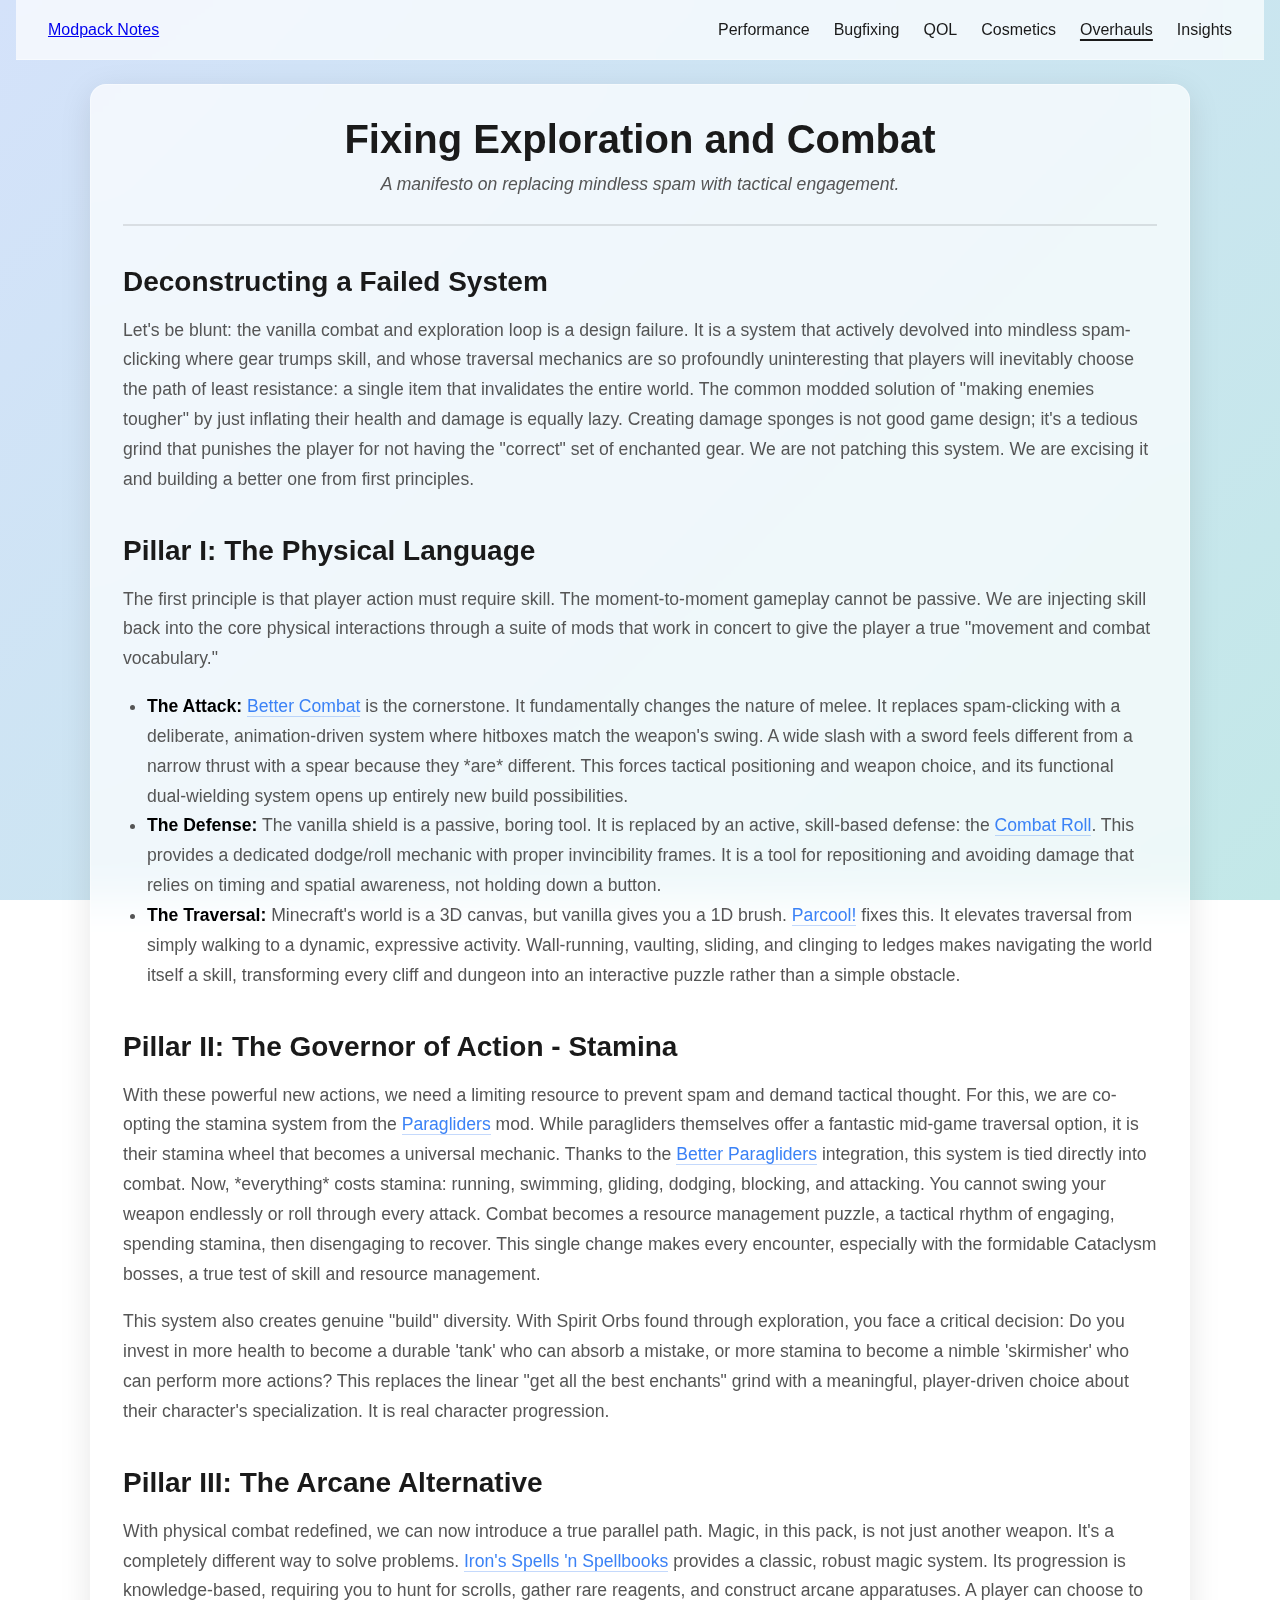
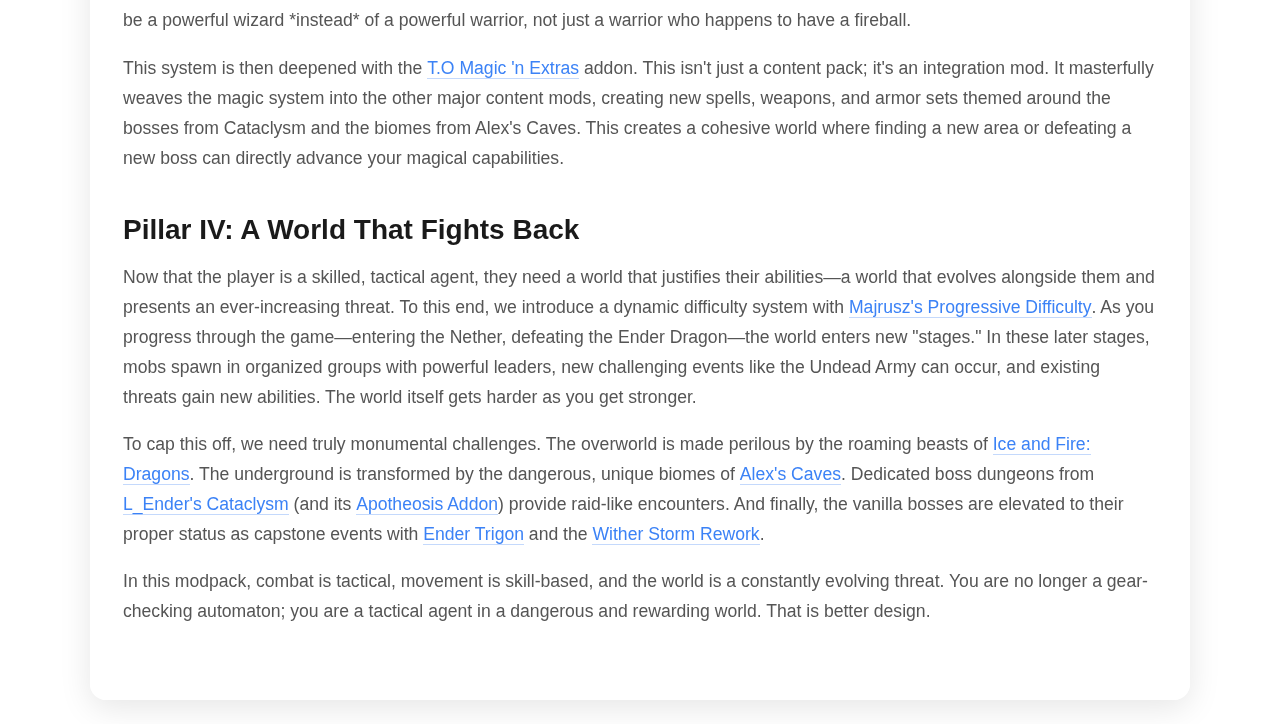
<file: exploration_combat.html>
<!DOCTYPE html>
<html lang="en">
<head>
  <meta charset="UTF-8">
  <meta name="viewport" content="width=device-width, initial-scale=1.0">
  <title>Overhaul: Exploration & Combat - Modpack Notes</title>
  <link rel="stylesheet" href="styles.css">
</head>
<body id="page-overhauls">

<header class="desktop-header">
  <a href="index.html" class="nav-logo">Modpack Notes</a>
  <nav class="desktop-nav-links">
    <ul>
      <li class="nav-performance"><a href="index.html">Performance</a></li>
      <li class="nav-bugfixing"><a href="bugfixing.html">Bugfixing</a></li>
      <li class="nav-qol"><a href="qol.html">QOL</a></li>
      <li class="nav-cosmetics"><a href="cosmetics.html">Cosmetics</a></li>
      <li class="nav-overhauls"><a href="overhauls_blog.html">Overhauls</a></li>
      <li class="nav-insights"><a href="insights.html">Insights</a></li>
    </ul>
  </nav>
</header>

<nav class="mobile-footer">
  <a href="index.html" class="nav-performance"><span>Performance</span></a>
  <a href="bugfixing.html" class="nav-bugfixing"><span>Bugfixing</span></a>
  <a href="qol.html" class="nav-qol"><span>QOL</span></a>
  <a href="cosmetics.html" class="nav-cosmetics"><span>Cosmetics</span></a>
  <a href="overhauls_blog.html" class="nav-overhauls"><span>Overhauls</span></a>
  <a href="insights.html" class="nav-insights"><span>Insights</span></a>
</nav>

<main class="article-page">
  <article>
    <header class="article-header">
      <h1>Fixing Exploration and Combat</h1>
      <p class="byline">A manifesto on replacing mindless spam with tactical engagement.</p>
    </header>

    <section>
      <h2>Deconstructing a Failed System</h2>
      <p>Let's be blunt: the vanilla combat and exploration loop is a design failure. It is a system that actively devolved into mindless spam-clicking where gear trumps skill, and whose traversal mechanics are so profoundly uninteresting that players will inevitably choose the path of least resistance: a single item that invalidates the entire world. The common modded solution of "making enemies tougher" by just inflating their health and damage is equally lazy. Creating damage sponges is not good game design; it's a tedious grind that punishes the player for not having the "correct" set of enchanted gear. We are not patching this system. We are excising it and building a better one from first principles.</p>
    </section>

    <section>
      <h2>Pillar I: The Physical Language</h2>
      <p>The first principle is that player action must require skill. The moment-to-moment gameplay cannot be passive. We are injecting skill back into the core physical interactions through a suite of mods that work in concert to give the player a true "movement and combat vocabulary."</p>
      <ul>
        <li><strong>The Attack:</strong> <a href="https://www.curseforge.com/minecraft/mc-mods/better-combat-by-daedelus" target="_blank" rel="noopener noreferrer">Better Combat</a> is the cornerstone. It fundamentally changes the nature of melee. It replaces spam-clicking with a deliberate, animation-driven system where hitboxes match the weapon's swing. A wide slash with a sword feels different from a narrow thrust with a spear because they *are* different. This forces tactical positioning and weapon choice, and its functional dual-wielding system opens up entirely new build possibilities.</li>
        <li><strong>The Defense:</strong> The vanilla shield is a passive, boring tool. It is replaced by an active, skill-based defense: the <a href="https://www.curseforge.com/minecraft/mc-mods/combat-roll" target="_blank" rel="noopener noreferrer">Combat Roll</a>. This provides a dedicated dodge/roll mechanic with proper invincibility frames. It is a tool for repositioning and avoiding damage that relies on timing and spatial awareness, not holding down a button.</li>
        <li><strong>The Traversal:</strong> Minecraft's world is a 3D canvas, but vanilla gives you a 1D brush. <a href="https://www.curseforge.com/minecraft/mc-mods/parcool" target="_blank" rel="noopener noreferrer">Parcool!</a> fixes this. It elevates traversal from simply walking to a dynamic, expressive activity. Wall-running, vaulting, sliding, and clinging to ledges makes navigating the world itself a skill, transforming every cliff and dungeon into an interactive puzzle rather than a simple obstacle.</li>
      </ul>
    </section>

    <section>
      <h2>Pillar II: The Governor of Action - Stamina</h2>
      <p>With these powerful new actions, we need a limiting resource to prevent spam and demand tactical thought. For this, we are co-opting the stamina system from the <a href="https://www.curseforge.com/minecraft/mc-mods/paragliders" target="_blank" rel="noopener noreferrer">Paragliders</a> mod. While paragliders themselves offer a fantastic mid-game traversal option, it is their stamina wheel that becomes a universal mechanic. Thanks to the <a href="https://www.curseforge.com/minecraft/mc-mods/better-paragliders" target="_blank" rel="noopener noreferrer">Better Paragliders</a> integration, this system is tied directly into combat. Now, *everything* costs stamina: running, swimming, gliding, dodging, blocking, and attacking. You cannot swing your weapon endlessly or roll through every attack. Combat becomes a resource management puzzle, a tactical rhythm of engaging, spending stamina, then disengaging to recover. This single change makes every encounter, especially with the formidable Cataclysm bosses, a true test of skill and resource management.</p>
      <p>This system also creates genuine "build" diversity. With Spirit Orbs found through exploration, you face a critical decision: Do you invest in more health to become a durable 'tank' who can absorb a mistake, or more stamina to become a nimble 'skirmisher' who can perform more actions? This replaces the linear "get all the best enchants" grind with a meaningful, player-driven choice about their character's specialization. It is real character progression.</p>
    </section>

    <section>
      <h2>Pillar III: The Arcane Alternative</h2>
      <p>With physical combat redefined, we can now introduce a true parallel path. Magic, in this pack, is not just another weapon. It's a completely different way to solve problems. <a href="https://www.curseforge.com/minecraft/mc-mods/irons-spells-n-spellbooks" target="_blank" rel="noopener noreferrer">Iron's Spells 'n Spellbooks</a> provides a classic, robust magic system. Its progression is knowledge-based, requiring you to hunt for scrolls, gather rare reagents, and construct arcane apparatuses. A player can choose to be a powerful wizard *instead* of a powerful warrior, not just a warrior who happens to have a fireball.</p>
      <p>This system is then deepened with the <a href="https://www.curseforge.com/minecraft/mc-mods/to-tweaks-irons-spells" target="_blank" rel="noopener noreferrer">T.O Magic 'n Extras</a> addon. This isn't just a content pack; it's an integration mod. It masterfully weaves the magic system into the other major content mods, creating new spells, weapons, and armor sets themed around the bosses from Cataclysm and the biomes from Alex's Caves. This creates a cohesive world where finding a new area or defeating a new boss can directly advance your magical capabilities.</p>
    </section>

    <section>
      <h2>Pillar IV: A World That Fights Back</h2>
      <p>Now that the player is a skilled, tactical agent, they need a world that justifies their abilities—a world that evolves alongside them and presents an ever-increasing threat. To this end, we introduce a dynamic difficulty system with <a href="https://www.curseforge.com/minecraft/mc-mods/majruszs-progressive-difficulty" target="_blank" rel="noopener noreferrer">Majrusz's Progressive Difficulty</a>. As you progress through the game—entering the Nether, defeating the Ender Dragon—the world enters new "stages." In these later stages, mobs spawn in organized groups with powerful leaders, new challenging events like the Undead Army can occur, and existing threats gain new abilities. The world itself gets harder as you get stronger.</p>
      <p>To cap this off, we need truly monumental challenges. The overworld is made perilous by the roaming beasts of <a href="https://www.curseforge.com/minecraft/mc-mods/ice-and-fire-dragons" target="_blank" rel="noopener noreferrer">Ice and Fire: Dragons</a>. The underground is transformed by the dangerous, unique biomes of <a href="https://www.curseforge.com/minecraft/mc-mods/alexs-caves" target="_blank" rel="noopener noreferrer">Alex's Caves</a>. Dedicated boss dungeons from <a href="https://www.curseforge.com/minecraft/mc-mods/lendercataclysm" target="_blank" rel="noopener noreferrer">L_Ender's Cataclysm</a> (and its <a href="https://www.curseforge.com/minecraft/mc-mods/cataclysm-apotheosis-addon" target="_blank" rel="noopener noreferrer">Apotheosis Addon</a>) provide raid-like encounters. And finally, the vanilla bosses are elevated to their proper status as capstone events with <a href="https://www.curseforge.com/minecraft/mc-mods/ender-trigon" target="_blank" rel="noopener noreferrer">Ender Trigon</a> and the <a href="https://modrinth.com/datapack/wither-storm-rework" target="_blank" rel="noopener noreferrer">Wither Storm Rework</a>.</p>
      <p>In this modpack, combat is tactical, movement is skill-based, and the world is a constantly evolving threat. You are no longer a gear-checking automaton; you are a tactical agent in a dangerous and rewarding world. That is better design.</p>
    </section>
</main>

</body>
</html>
</file>
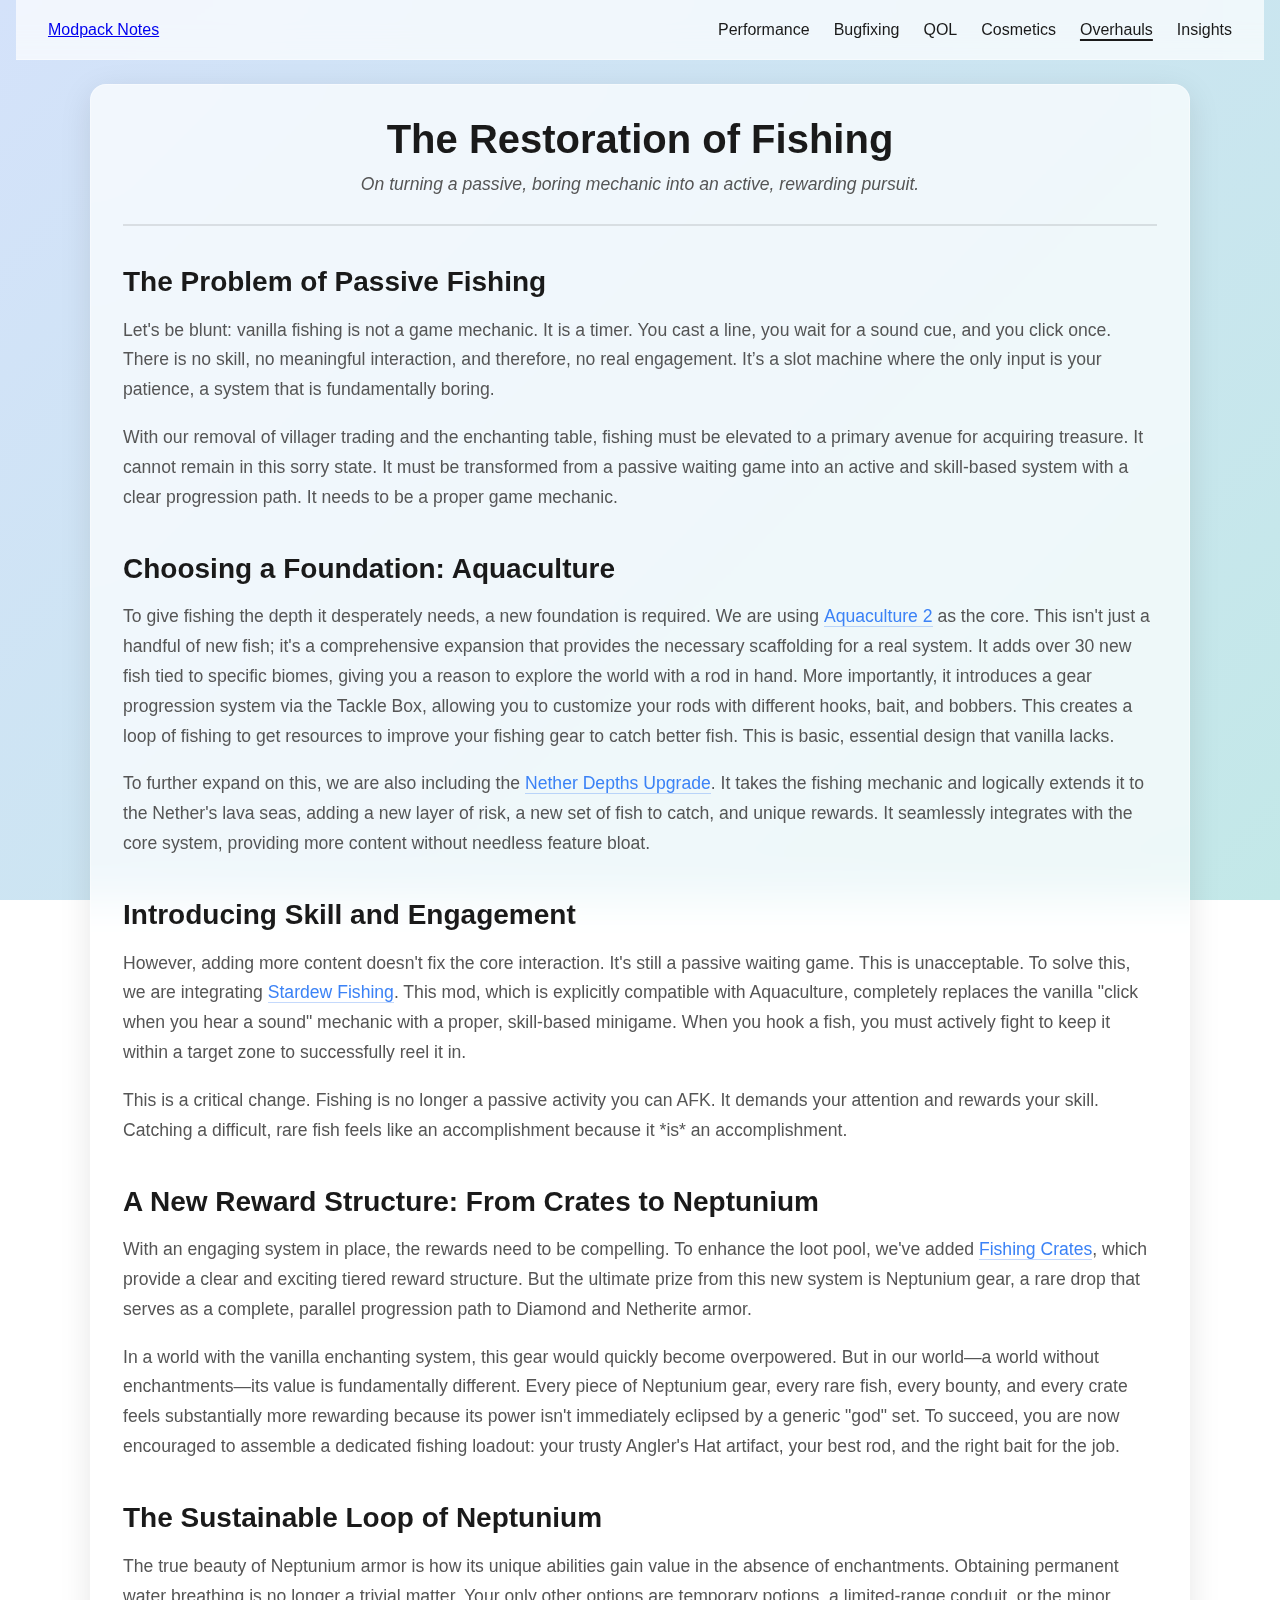
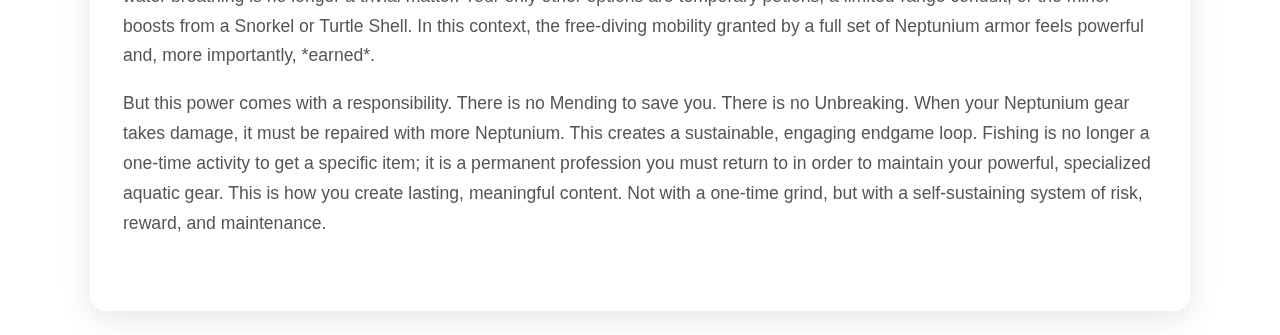
<file: fishing_overhaul.html>
<!DOCTYPE html>
<html lang="en">
<head>
  <meta charset="UTF-8">
  <meta name="viewport" content="width=device-width, initial-scale=1.0">
  <title>Overhaul: The Restoration of Fishing - Modpack Notes</title>
  <link rel="stylesheet" href="styles.css">
</head>
<body id="page-overhauls">

<header class="desktop-header">
  <a href="index.html" class="nav-logo">Modpack Notes</a>
  <nav class="desktop-nav-links">
    <ul>
      <li class="nav-performance"><a href="index.html">Performance</a></li>
      <li class="nav-bugfixing"><a href="bugfixing.html">Bugfixing</a></li>
      <li class="nav-qol"><a href="qol.html">QOL</a></li>
      <li class="nav-cosmetics"><a href="cosmetics.html">Cosmetics</a></li>
      <li class="nav-overhauls"><a href="overhauls_blog.html">Overhauls</a></li>
      <li class="nav-insights"><a href="insights.html">Insights</a></li>
    </ul>
  </nav>
</header>

<nav class="mobile-footer">
  <a href="index.html" class="nav-performance"><span>Performance</span></a>
  <a href="bugfixing.html" class="nav-bugfixing"><span>Bugfixing</span></a>
  <a href="qol.html" class="nav-qol"><span>QOL</span></a>
  <a href="cosmetics.html" class="nav-cosmetics"><span>Cosmetics</span></a>
  <a href="overhauls_blog.html" class="nav-overhauls"><span>Overhauls</span></a>
  <a href="insights.html" class="nav-insights"><span>Insights</span></a>
</nav>

<main class="article-page">
  <article>
    <header class="article-header">
      <h1>The Restoration of Fishing</h1>
      <p class="byline">On turning a passive, boring mechanic into an active, rewarding pursuit.</p>
    </header>

    <section>
      <h2>The Problem of Passive Fishing</h2>
      <p>Let's be blunt: vanilla fishing is not a game mechanic. It is a timer. You cast a line, you wait for a sound cue, and you click once. There is no skill, no meaningful interaction, and therefore, no real engagement. It’s a slot machine where the only input is your patience, a system that is fundamentally boring.</p>
      <p>With our removal of villager trading and the enchanting table, fishing must be elevated to a primary avenue for acquiring treasure. It cannot remain in this sorry state. It must be transformed from a passive waiting game into an active and skill-based system with a clear progression path. It needs to be a proper game mechanic.</p>
    </section>

    <section>
      <h2>Choosing a Foundation: Aquaculture</h2>
      <p>To give fishing the depth it desperately needs, a new foundation is required. We are using <a href="https://www.curseforge.com/minecraft/mc-mods/aquaculture" target="_blank" rel="noopener noreferrer">Aquaculture 2</a> as the core. This isn't just a handful of new fish; it's a comprehensive expansion that provides the necessary scaffolding for a real system. It adds over 30 new fish tied to specific biomes, giving you a reason to explore the world with a rod in hand. More importantly, it introduces a gear progression system via the Tackle Box, allowing you to customize your rods with different hooks, bait, and bobbers. This creates a loop of fishing to get resources to improve your fishing gear to catch better fish. This is basic, essential design that vanilla lacks.</p>
      <p>To further expand on this, we are also including the <a href="https://www.curseforge.com/minecraft/mc-mods/nether-depths-upgrade" target="_blank" rel="noopener noreferrer">Nether Depths Upgrade</a>. It takes the fishing mechanic and logically extends it to the Nether's lava seas, adding a new layer of risk, a new set of fish to catch, and unique rewards. It seamlessly integrates with the core system, providing more content without needless feature bloat.</p>
    </section>

    <section>
      <h2>Introducing Skill and Engagement</h2>
      <p>However, adding more content doesn't fix the core interaction. It's still a passive waiting game. This is unacceptable. To solve this, we are integrating <a href="https://www.curseforge.com/minecraft/mc-mods/stardew-fishing" target="_blank" rel="noopener noreferrer">Stardew Fishing</a>. This mod, which is explicitly compatible with Aquaculture, completely replaces the vanilla "click when you hear a sound" mechanic with a proper, skill-based minigame. When you hook a fish, you must actively fight to keep it within a target zone to successfully reel it in.</p>
      <p>This is a critical change. Fishing is no longer a passive activity you can AFK. It demands your attention and rewards your skill. Catching a difficult, rare fish feels like an accomplishment because it *is* an accomplishment.</p>
    </section>

    <section>
      <h2>A New Reward Structure: From Crates to Neptunium</h2>
      <p>With an engaging system in place, the rewards need to be compelling. To enhance the loot pool, we've added <a href="https://www.curseforge.com/minecraft/mc-mods/fishing-crates" target="_blank" rel="noopener noreferrer">Fishing Crates</a>, which provide a clear and exciting tiered reward structure. But the ultimate prize from this new system is Neptunium gear, a rare drop that serves as a complete, parallel progression path to Diamond and Netherite armor.</p>
      <p>In a world with the vanilla enchanting system, this gear would quickly become overpowered. But in our world—a world without enchantments—its value is fundamentally different. Every piece of Neptunium gear, every rare fish, every bounty, and every crate feels substantially more rewarding because its power isn't immediately eclipsed by a generic "god" set. To succeed, you are now encouraged to assemble a dedicated fishing loadout: your trusty Angler's Hat artifact, your best rod, and the right bait for the job.</p>
    </section>

    <section>
      <h2>The Sustainable Loop of Neptunium</h2>
      <p>The true beauty of Neptunium armor is how its unique abilities gain value in the absence of enchantments. Obtaining permanent water breathing is no longer a trivial matter. Your only other options are temporary potions, a limited-range conduit, or the minor boosts from a Snorkel or Turtle Shell. In this context, the free-diving mobility granted by a full set of Neptunium armor feels powerful and, more importantly, *earned*.</p>
      <p>But this power comes with a responsibility. There is no Mending to save you. There is no Unbreaking. When your Neptunium gear takes damage, it must be repaired with more Neptunium. This creates a sustainable, engaging endgame loop. Fishing is no longer a one-time activity to get a specific item; it is a permanent profession you must return to in order to maintain your powerful, specialized aquatic gear. This is how you create lasting, meaningful content. Not with a one-time grind, but with a self-sustaining system of risk, reward, and maintenance.</p>
    </section>
  </article>
</main>

</body>
</html>
</file>
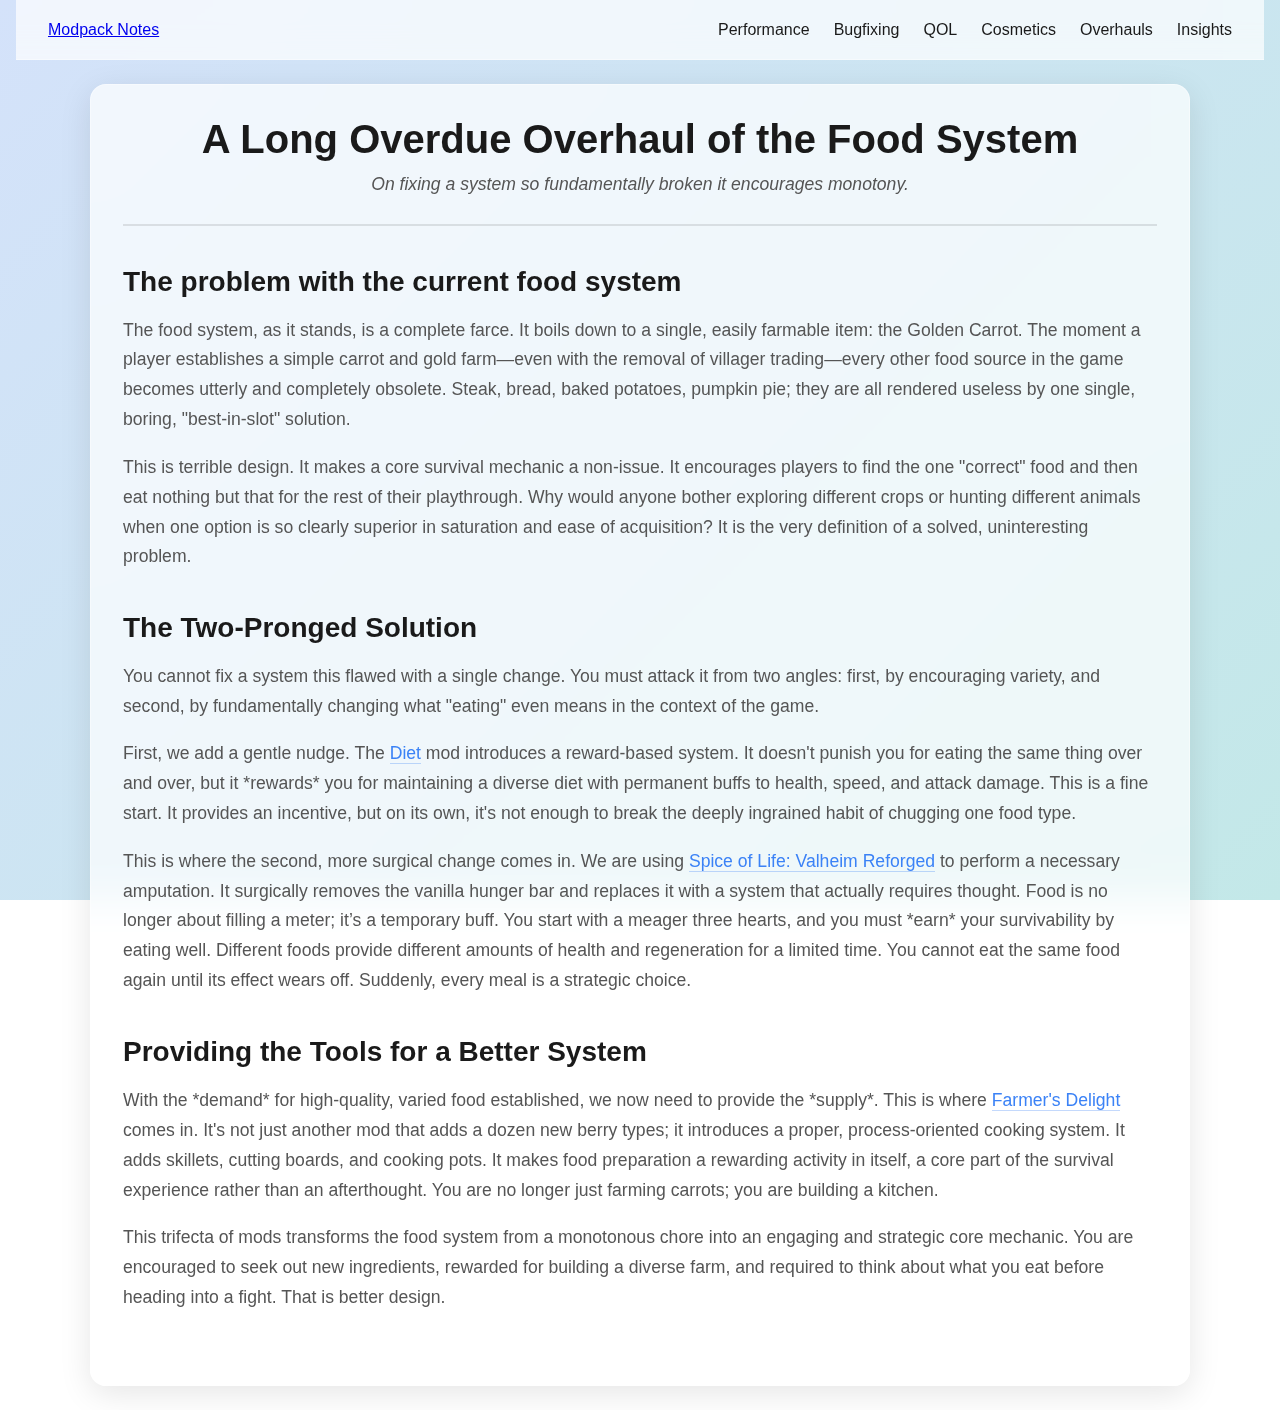
<file: food.html>
<!DOCTYPE html>
<html lang="en">
<head>
    <meta charset="UTF-8">
    <meta name="viewport" content="width=device-width, initial-scale=1.0">
    <title>Overhaul: The Food System - Modpack Notes</title>
    <link rel="stylesheet" href="styles.css">
</head>
<body id="page-overhauls-blog">

<!-- Desktop Header -->
<header class="desktop-header">
    <a href="index.html" class="nav-logo">Modpack Notes</a>
    <nav class="desktop-nav-links">
        <ul>
            <li class="nav-performance"><a href="index.html">Performance</a></li>
            <li class="nav-bugfixing"><a href="bugfixing.html">Bugfixing</a></li>
            <li class="nav-qol"><a href="qol.html">QOL</a></li>
            <li class="nav-cosmetics"><a href="cosmetics.html">Cosmetics</a></li>
            <li class="nav-overhauls"><a href="overhauls_blog.html">Overhauls</a></li>
            <li class="nav-insights"><a href="insights.html">Insights</a></li>
        </ul>
    </nav>
</header>

<!-- Mobile Footer Navigation -->
<nav class="mobile-footer">
    <a href="index.html" class="nav-performance">
        <span>Performance</span>
    </a>
    <a href="bugfixing.html" class="nav-bugfixing">
        <span>Bugfixing</span>
    </a>
    <a href="qol.html" class="nav-qol">
        <span>QOL</span>
    </a>
    <a href="cosmetics.html" class="nav-cosmetics">
        <span>Cosmetics</span>
    </a>
    <a href="overhauls_blog.html" class="nav-overhauls">
        <span>Overhauls</span>
    </a>
    <a href="insights.html" class="nav-insights">
        <span>Insights</span>
    </a>
</nav>

<main class="article-page">
    <article>
        <header class="article-header">
            <h1>A Long Overdue Overhaul of the Food System</h1>
            <p class="byline">On fixing a system so fundamentally broken it encourages monotony.</p>
        </header>

        <section>
            <h2>The problem with the current food system</h2>
            <p>The food system, as it stands, is a complete farce. It boils down to a single, easily farmable item: the Golden Carrot. The moment a player establishes a simple carrot and gold farm—even with the removal of villager trading—every other food source in the game becomes utterly and completely obsolete. Steak, bread, baked potatoes, pumpkin pie; they are all rendered useless by one single, boring, "best-in-slot" solution.</p>
            <p>This is terrible design. It makes a core survival mechanic a non-issue. It encourages players to find the one "correct" food and then eat nothing but that for the rest of their playthrough. Why would anyone bother exploring different crops or hunting different animals when one option is so clearly superior in saturation and ease of acquisition? It is the very definition of a solved, uninteresting problem.</p>
        </section>

        <section>
            <h2>The Two-Pronged Solution</h2>
            <p>You cannot fix a system this flawed with a single change. You must attack it from two angles: first, by encouraging variety, and second, by fundamentally changing what "eating" even means in the context of the game.</p>
            <p>First, we add a gentle nudge. The <a href="https://www.curseforge.com/minecraft/mc-mods/diet" target="_blank" rel="noopener noreferrer">Diet</a> mod introduces a reward-based system. It doesn't punish you for eating the same thing over and over, but it *rewards* you for maintaining a diverse diet with permanent buffs to health, speed, and attack damage. This is a fine start. It provides an incentive, but on its own, it's not enough to break the deeply ingrained habit of chugging one food type.</p>
            <p>This is where the second, more surgical change comes in. We are using <a href="https://www.curseforge.com/minecraft/mc-mods/spice-of-life-valheim-reforged" target="_blank" rel="noopener noreferrer">Spice of Life: Valheim Reforged</a> to perform a necessary amputation. It surgically removes the vanilla hunger bar and replaces it with a system that actually requires thought. Food is no longer about filling a meter; it’s a temporary buff. You start with a meager three hearts, and you must *earn* your survivability by eating well. Different foods provide different amounts of health and regeneration for a limited time. You cannot eat the same food again until its effect wears off. Suddenly, every meal is a strategic choice.</p>
        </section>

        <section>
            <h2>Providing the Tools for a Better System</h2>
            <p>With the *demand* for high-quality, varied food established, we now need to provide the *supply*. This is where <a href="https://www.curseforge.com/minecraft/mc-mods/farmers-delight" target="_blank" rel="noopener noreferrer">Farmer's Delight</a> comes in. It's not just another mod that adds a dozen new berry types; it introduces a proper, process-oriented cooking system. It adds skillets, cutting boards, and cooking pots. It makes food preparation a rewarding activity in itself, a core part of the survival experience rather than an afterthought. You are no longer just farming carrots; you are building a kitchen.</p>
            <p>This trifecta of mods transforms the food system from a monotonous chore into an engaging and strategic core mechanic. You are encouraged to seek out new ingredients, rewarded for building a diverse farm, and required to think about what you eat before heading into a fight. That is better design.</p>
        </section>

    </article>
</main>
<script>
    const hamburger = document.querySelector('.hamburger');
    const navLinksContainer = document.querySelector('.nav-links-container');

    hamburger.addEventListener('click', () => {
        hamburger.classList.toggle('is-active');
        navLinksContainer.classList.toggle('is-active');
    });

    // Optional: Close menu when a link is clicked
    navLinksContainer.addEventListener('click', (e) => {
        if (e.target.tagName === 'A') {
            hamburger.classList.remove('is-active');
            navLinksContainer.classList.remove('is-active');
        }
    });
</script>
</body>
</html>
</file>
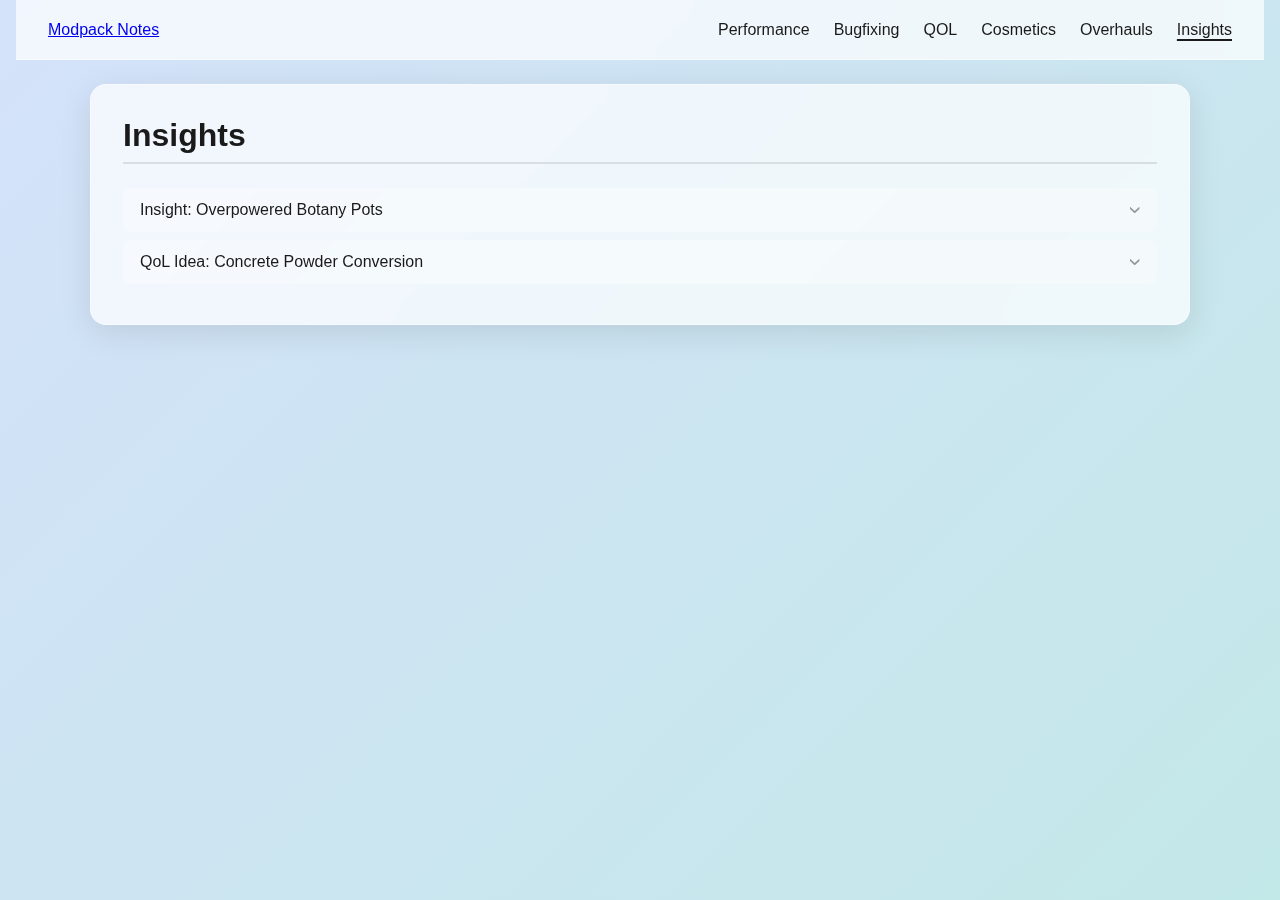
<file: insights.html>
<!DOCTYPE html>
<html lang="en">
<head>
    <meta charset="UTF-8">
    <meta name="viewport" content="width=device-width, initial-scale=1.0">
    <title>Insights - Modpack Notes</title>
    <link rel="stylesheet" href="styles.css">
</head>
<body id="page-insights">

<!-- Desktop Header -->
<header class="desktop-header">
    <a href="index.html" class="nav-logo">Modpack Notes</a>
    <nav class="desktop-nav-links">
        <ul>
            <li class="nav-performance"><a href="index.html">Performance</a></li>
            <li class="nav-bugfixing"><a href="bugfixing.html">Bugfixing</a></li>
            <li class="nav-qol"><a href="qol.html">QOL</a></li>
            <li class="nav-cosmetics"><a href="cosmetics.html">Cosmetics</a></li>
            <li class="nav-overhauls"><a href="overhauls_blog.html">Overhauls</a></li>
            <li class="nav-insights"><a href="insights.html">Insights</a></li>
        </ul>
    </nav>
</header>

<!-- Mobile Footer Navigation -->
<nav class="mobile-footer">
    <a href="index.html" class="nav-performance">
        <span>Performance</span>
    </a>
    <a href="bugfixing.html" class="nav-bugfixing">
        <span>Bugfixing</span>
    </a>
    <a href="qol.html" class="nav-qol">
        <span>QOL</span>
    </a>
    <a href="cosmetics.html" class="nav-cosmetics">
        <span>Cosmetics</span>
    </a>
    <a href="overhauls_blog.html" class="nav-overhauls">
        <span>Overhauls</span>
    </a>
    <a href="insights.html" class="nav-insights">
        <span>Insights</span>
    </a>
</nav>

<main>
    <h1>Insights</h1>
    <details>
        <summary>Insight: Overpowered Botany Pots</summary>
        <div class="description-content">
            <p>Clause, in a day, got supremium essence and full supremium tools just from chunkloading x4 botany pots of inferium seeds (he also had insanium land). <strong>Verdict:</strong> Botany pots, especially tiered addons, too OP. Remove in next modpack. The point of MA is to be extremely grindy early on, even with the help of phytogenic insolators from TE and garden cloches from IE.</p>
        </div>
    </details>
    <details>
        <summary>QoL Idea: Concrete Powder Conversion</summary>
        <div class="description-content">
            <p>Even with all the mods we have, throwing concrete powder into water as dropped item form doesn't convert all into concrete? You have to place them down? There is no reason whatsoever to not have this. Need to find datapack or mod to do this.</p>
        </div>
    </details>
</main>
<script>
    const hamburger = document.querySelector('.hamburger');
    const navLinksContainer = document.querySelector('.nav-links-container');

    hamburger.addEventListener('click', () => {
        hamburger.classList.toggle('is-active');
        navLinksContainer.classList.toggle('is-active');
    });

    // Optional: Close menu when a link is clicked
    navLinksContainer.addEventListener('click', (e) => {
        if (e.target.tagName === 'A') {
            hamburger.classList.remove('is-active');
            navLinksContainer.classList.remove('is-active');
        }
    });
</script>
</body>
</html>
</file>
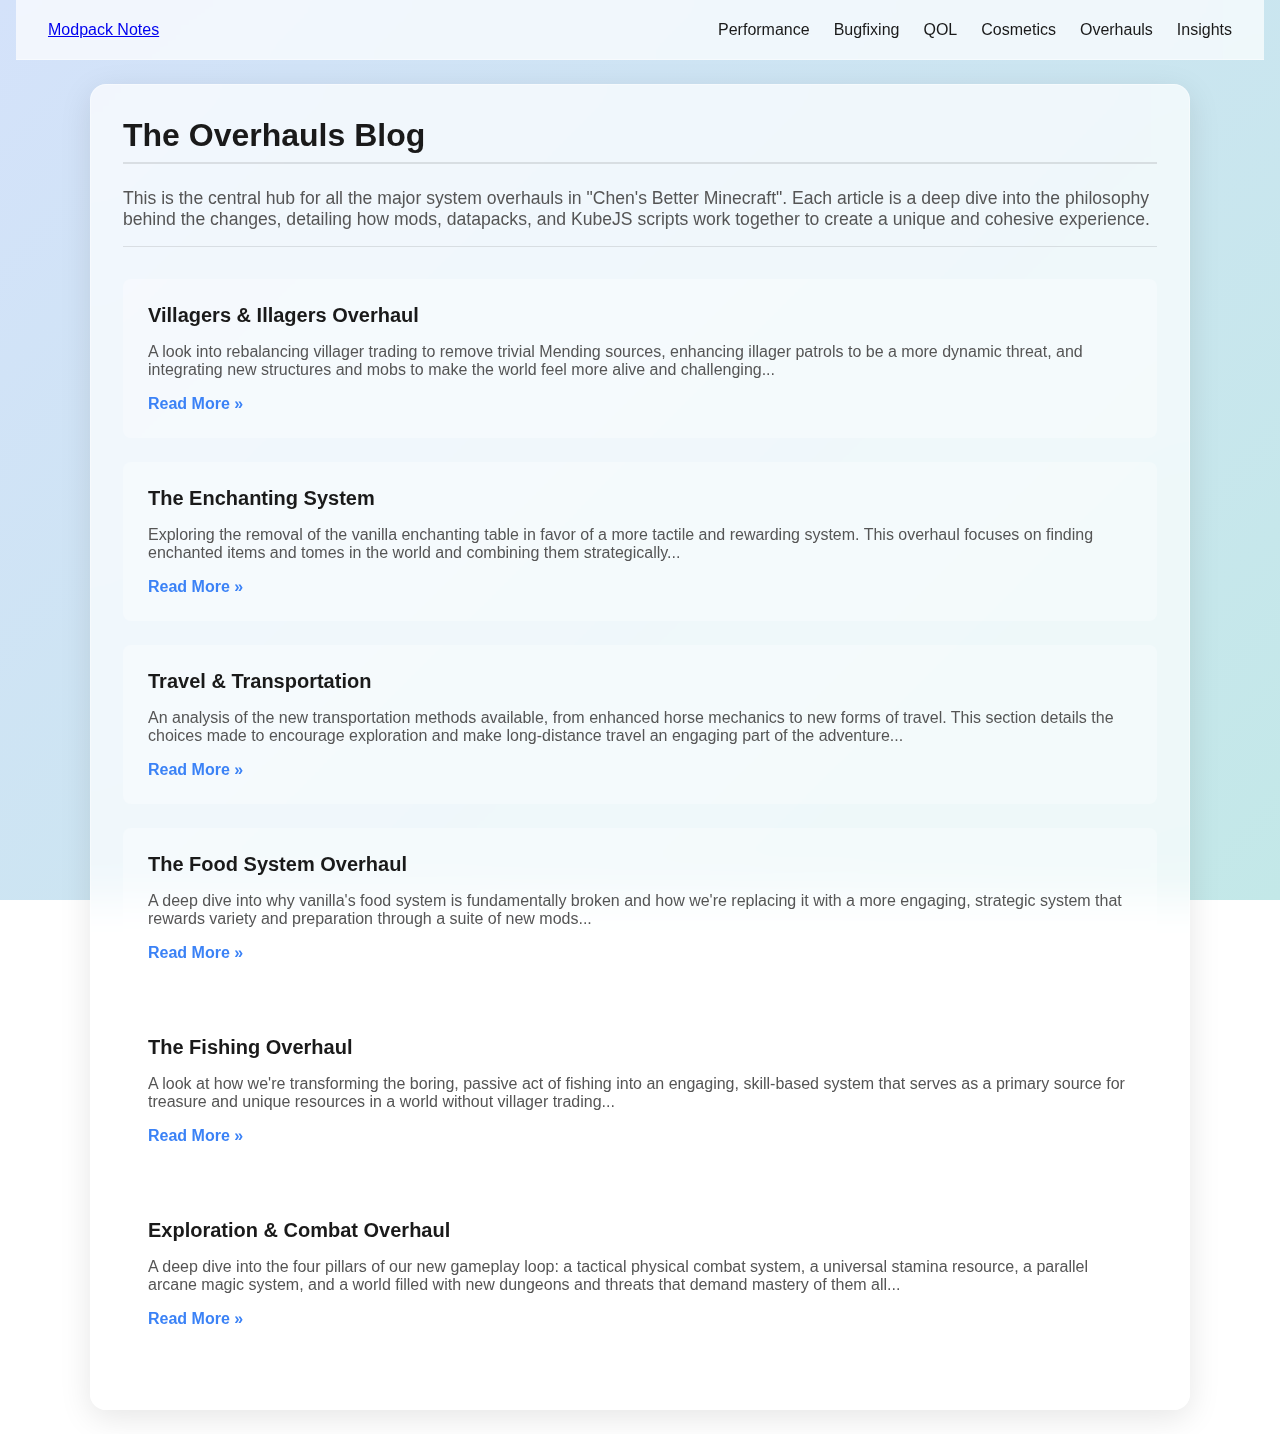
<file: overhauls_blog.html>
<!DOCTYPE html>
<html lang="en">
<head>
  <meta charset="UTF-8">
  <meta name="viewport" content="width=device-width, initial-scale=1.0">
  <title>Overhauls Blog - Modpack Notes</title>
  <link rel="stylesheet" href="styles.css">
</head>
<body id="page-overhauls-blog">

<!-- Desktop Header -->
<header class="desktop-header">
  <a href="index.html" class="nav-logo">Modpack Notes</a>
  <nav class="desktop-nav-links">
    <ul>
      <li class="nav-performance"><a href="index.html">Performance</a></li>
      <li class="nav-bugfixing"><a href="bugfixing.html">Bugfixing</a></li>
      <li class="nav-qol"><a href="qol.html">QOL</a></li>
      <li class="nav-cosmetics"><a href="cosmetics.html">Cosmetics</a></li>
      <li class="nav-overhauls"><a href="overhauls_blog.html">Overhauls</a></li>
      <li class="nav-insights"><a href="insights.html">Insights</a></li>
    </ul>
  </nav>
</header>

<!-- Mobile Footer Navigation -->
<nav class="mobile-footer">
  <a href="index.html" class="nav-performance">
    <span>Performance</span>
  </a>
  <a href="bugfixing.html" class="nav-bugfixing">
    <span>Bugfixing</span>
  </a>
  <a href="qol.html" class="nav-qol">
    <span>QOL</span>
  </a>
  <a href="cosmetics.html" class="nav-cosmetics">
    <span>Cosmetics</span>
  </a>
  <a href="overhauls_blog.html" class="nav-overhauls">
    <span>Overhauls</span>
  </a>
  <a href="insights.html" class="nav-insights">
    <span>Insights</span>
  </a>
</nav>

<main>
  <h1>The Overhauls Blog</h1>
  <p class="section-intro">
    This is the central hub for all the major system overhauls in "Chen's Better Minecraft". Each article is a deep dive into the philosophy behind the changes, detailing how mods, datapacks, and KubeJS scripts work together to create a unique and cohesive experience.
  </p>

  <div class="article-previews">
    <section class="article-preview">
      <h2>Villagers & Illagers Overhaul</h2>
      <p>A look into rebalancing villager trading to remove trivial Mending sources, enhancing illager patrols to be a more dynamic threat, and integrating new structures and mobs to make the world feel more alive and challenging...</p>
      <a href="villagers.html" class="read-more">Read More »</a>
    </section>

    <section class="article-preview">
      <h2>The Enchanting System</h2>
      <p>Exploring the removal of the vanilla enchanting table in favor of a more tactile and rewarding system. This overhaul focuses on finding enchanted items and tomes in the world and combining them strategically...</p>
      <a href="enchanting.html" class="read-more">Read More »</a>
    </section>

    <section class="article-preview">
      <h2>Travel & Transportation</h2>
      <p>An analysis of the new transportation methods available, from enhanced horse mechanics to new forms of travel. This section details the choices made to encourage exploration and make long-distance travel an engaging part of the adventure...</p>
      <a href="transport.html" class="read-more">Read More »</a>
    </section>
    <section class="article-preview">
      <h2>The Food System Overhaul</h2>
      <p>A deep dive into why vanilla's food system is fundamentally broken and how we're replacing it with a more engaging, strategic system that rewards variety and preparation through a suite of new mods...</p>
      <a href="food.html" class="read-more">Read More »</a>
    </section>
    <section class="article-preview">
      <h2>The Fishing Overhaul</h2>
      <p>A look at how we're transforming the boring, passive act of fishing into an engaging, skill-based system that serves as a primary source for treasure and unique resources in a world without villager trading...</p>
      <a href="fishing_overhaul.html" class="read-more">Read More »</a>
    </section>
    <section class="article-preview">
      <h2>Exploration & Combat Overhaul</h2>
      <p>A deep dive into the four pillars of our new gameplay loop: a tactical physical combat system, a universal stamina resource, a parallel arcane magic system, and a world filled with new dungeons and threats that demand mastery of them all...</p>
      <a href="exploration_combat.html" class="read-more">Read More »</a>
    </section>
  </div>
</main>
<script>
  const hamburger = document.querySelector('.hamburger');
  const navLinksContainer = document.querySelector('.nav-links-container');

  hamburger.addEventListener('click', () => {
    hamburger.classList.toggle('is-active');
    navLinksContainer.classList.toggle('is-active');
  });

  // Optional: Close menu when a link is clicked
  navLinksContainer.addEventListener('click', (e) => {
    if (e.target.tagName === 'A') {
      hamburger.classList.remove('is-active');
      navLinksContainer.classList.remove('is-active');
    }
  });
</script>
</body>
</html>
</file>
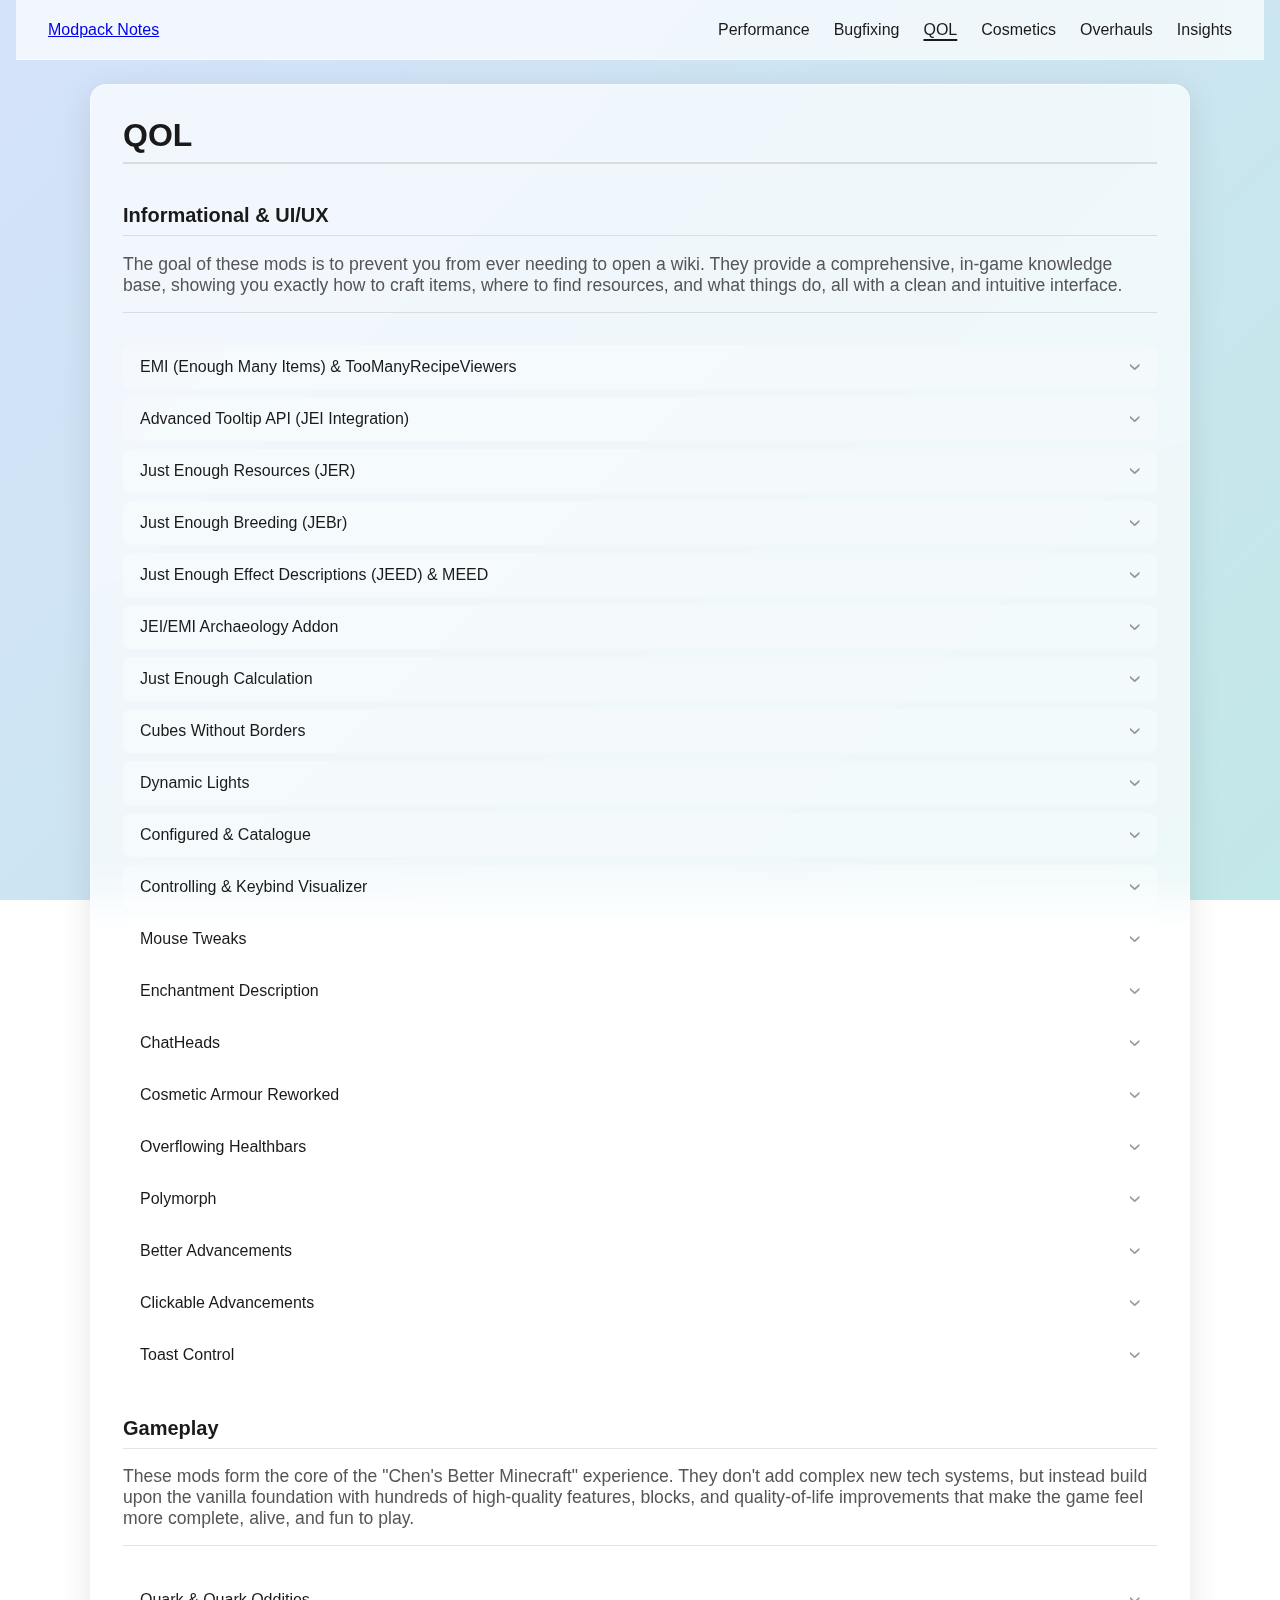
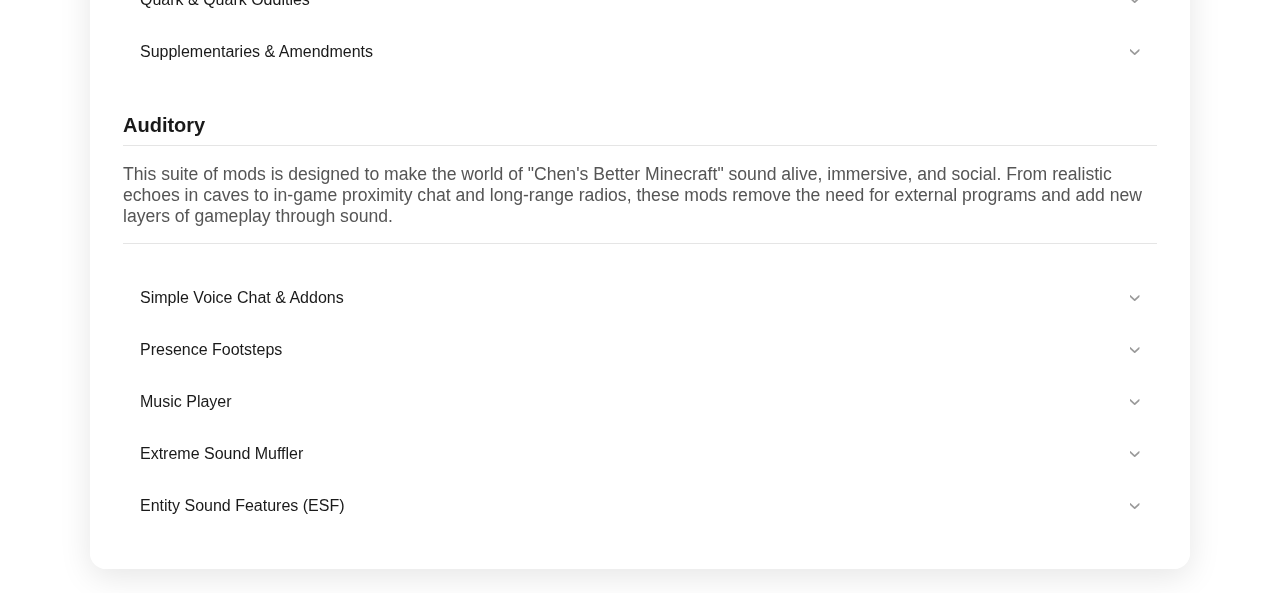
<file: qol.html>
<!DOCTYPE html>
<html lang="en">
<head>
  <meta charset="UTF-8">
  <meta name="viewport" content="width=device-width, initial-scale=1.0">
  <title>QOL Mods - Modpack Notes</title>
  <link rel="stylesheet" href="styles.css">
</head>
<body id="page-qol">

<!-- Desktop Header -->
<header class="desktop-header">
  <a href="index.html" class="nav-logo">Modpack Notes</a>
  <nav class="desktop-nav-links">
    <ul>
      <li class="nav-performance"><a href="index.html">Performance</a></li>
      <li class="nav-bugfixing"><a href="bugfixing.html">Bugfixing</a></li>
      <li class="nav-qol"><a href="qol.html">QOL</a></li>
      <li class="nav-cosmetics"><a href="cosmetics.html">Cosmetics</a></li>
      <li class="nav-overhauls"><a href="overhauls_blog.html">Overhauls</a></li>
      <li class="nav-insights"><a href="insights.html">Insights</a></li>
    </ul>
  </nav>
</header>

<!-- Mobile Footer Navigation -->
<nav class="mobile-footer">
  <a href="index.html" class="nav-performance">
    <span>Performance</span>
  </a>
  <a href="bugfixing.html" class="nav-bugfixing">
    <span>Bugfixing</span>
  </a>
  <a href="qol.html" class="nav-qol">
    <span>QOL</span>
  </a>
  <a href="cosmetics.html" class="nav-cosmetics">
    <span>Cosmetics</span>
  </a>
  <a href="overhauls_blog.html" class="nav-overhauls">
    <span>Overhauls</span>
  </a>
  <a href="insights.html" class="nav-insights">
    <span>Insights</span>
  </a>
</nav>

<main>
  <h1>QOL</h1>
  <h2>Informational & UI/UX</h2>
  <p class="section-intro">
    The goal of these mods is to prevent you from ever needing to open a wiki. They provide a comprehensive, in-game knowledge base, showing you exactly how to craft items, where to find resources, and what things do, all with a clean and intuitive interface.
  </p>

  <details>
    <summary><a href="https://modrinth.com/mod/emi" target="_blank" rel="noopener noreferrer">EMI (Enough Many Items)</a> & <a href="https://www.curseforge.com/minecraft/mc-mods/tmrv" target="_blank" rel="noopener noreferrer">TooManyRecipeViewers</a></summary>
    <div class="description-content">
      <h4>Layman's Explanation</h4>
      <p>This is the new heart of our in-game "wiki." EMI is a faster, more modern recipe viewer with a better UI and advanced features like a recipe tree to break down complex crafts. TMRV is the magic "universal adapter" that lets all our old JEI-dependent addons (like mob drop viewers) plug directly into EMI without needing JEI itself.</p>
      <h4>Technical Explanation</h4>
      <p>EMI is chosen over JEI for its superior performance and feature set. Its key advantage is asynchronous loading—it loads recipes after you enter the world, drastically reducing initial load times. TMRV is a high-performance compatibility layer that directly maps JEI API calls to EMI's native functions. This is far more efficient than the alternative (JEMI), which essentially runs a virtual instance of JEI in the background. This combination gives us the performance of EMI with the vast addon compatibility of the JEI ecosystem.</p>
      <h4>The Plugins Below</h4>
      <p>The following mods are addons that "plug in" to this core system, providing even more information.</p>
    </div>
  </details>
  <details><summary><a href="https://www.curseforge.com/minecraft/mc-mods/jei-integration" target="_blank" rel="noopener noreferrer">Advanced Tooltip API (JEI Integration)</a></summary>
    <div class="description-content">
      <p><strong>Purpose:</strong> Adds highly technical information to item tooltips, like burn time, durability, hunger values, and internal registry names. Essential for pack developers and power users.</p>
    </div>
  </details>
  <details><summary><a href="https://www.curseforge.com/minecraft/mc-mods/just-enough-resources-jer" target="_blank" rel="noopener noreferrer">Just Enough Resources (JER)</a></summary>
    <div class="description-content">
      <p><strong>Purpose:</strong> Answers the question "Where do I find this?". It shows what mobs drop, what's in dungeon chests, and where ores spawn in the world.</p>
    </div>
  </details>
  <details><summary><a href="https://www.curseforge.com/minecraft/mc-mods/just-enough-breeding" target="_blank" rel="noopener noreferrer">Just Enough Breeding (JEBr)</a></summary>
    <div class="description-content">
      <p><strong>Purpose:</strong> Adds a new tab to the recipe viewer showing exactly what items are needed to breed any animal (vanilla or modded), removing the guesswork.</p>
    </div>
  </details>
  <details><summary><a href="https://www.curseforge.com/minecraft/mc-mods/just-enough-effect-descriptions-jeed" target="_blank" rel="noopener noreferrer">Just Enough Effect Descriptions (JEED)</a> & <a href="https://www.curseforge.com/minecraft/mc-mods/moderately-enough-effect-descriptions-meed" target="_blank" rel="noopener noreferrer">MEED</a></summary>
    <div class="description-content">
      <p><strong>Purpose:</strong> The core mod (JEED) and its massive addon (MEED) work together to add descriptions for over 500 status effects, explaining what they do and what items cause them, all within the recipe viewer.</p>
    </div>
  </details>
  <details><summary><a href="https://www.curseforge.com/minecraft/mc-mods/jei-emi-archaeology-addon" target="_blank" rel="noopener noreferrer">JEI/EMI Archaeology Addon</a></summary>
    <div class="description-content">
      <p><strong>Purpose:</strong> Displays the complete loot tables for archaeology, showing what items can be found in suspicious sand/gravel and what Sniffers can dig up.</p>
    </div>
  </details>

  <details><summary><a href="https://www.curseforge.com/minecraft/mc-mods/just-enough-calculation" target="_blank" rel="noopener noreferrer">Just Enough Calculation</a></summary>
    <div class="description-content">
      <p><strong>Purpose:</strong> A powerful in-game calculator for planning large, complex crafts from multi-step mods, telling you exactly how many raw resources you need to gather.</p>
    </div>
  </details>
  <details><summary><a href="https://modrinth.com/mod/cubes-without-borders" target="_blank" rel="noopener noreferrer">Cubes Without Borders</a></summary>
    <div class="description-content">
      <p><strong>Purpose:</strong> Lets you play in a borderless fullscreen window, making it easy to tab out or use other monitors without the game minimizing.</p>
    </div>
  </details>
  <details><summary><a href="https://www.curseforge.com/minecraft/mc-mods/tschipcrafts-dynamic-lights-mod" target="_blank" rel="noopener noreferrer">Dynamic Lights</a></summary>
    <div class="description-content">
      <p><strong>Purpose:</strong> A simple but immersive tweak that makes held light sources (like torches) actually emit light in the world as you carry them.</p>
    </div>
  </details>
  <details><summary><a href="https://www.curseforge.com/minecraft/mc-mods/configured" target="_blank" rel="noopener noreferrer">Configured</a> & <a href="https://www.curseforge.com/minecraft/mc-mods/catalogue" target="_blank" rel="noopener noreferrer">Catalogue</a></summary>
    <div class="description-content">
      <p><strong>Purpose:</strong> The essential "mod options" duo. Catalogue provides a clean, searchable mod list, and Configured allows you to edit a mod's configuration files directly in-game from that list.</p>
    </div>
  </details>
  <details><summary><a href="https://www.curseforge.com/minecraft/mc-mods/controllable" target="_blank" rel="noopener noreferrer">Controlling</a> & <a href="https://www.curseforge.com/minecraft/mc-mods/raws-visual-keybinder" target="_blank" rel="noopener noreferrer">Keybind Visualizer</a></summary>
    <div class="description-content">
      <p><strong>Purpose:</strong> Your keybind crisis management team. These mods let you search for keybinds by name and see them on a visual keyboard layout to easily find conflicts and available keys in a large modpack.</p>
    </div>
  </details>
  <details><summary><a href="https://www.curseforge.com/minecraft/mc-mods/mouse-tweaks" target="_blank" rel="noopener noreferrer">Mouse Tweaks</a></summary>
    <div class="description-content">
      <p><strong>Purpose:</strong> Adds powerful new ways to drag and manage items in your inventory, making crafting and sorting significantly faster and more intuitive.</p>
    </div>
  </details>
  <details><summary><a href="https://www.curseforge.com/minecraft/mc-mods/enchantment-descriptions" target="_blank" rel="noopener noreferrer">Enchantment Description</a></summary>
    <div class="description-content">
      <p><strong>Purpose:</strong> Adds clear, concise descriptions to enchanted books and items, explaining what each enchantment actually does without needing a wiki.</p>
    </div>
  </details>
  <details><summary><a href="https://modrinth.com/mod/chat-heads" target="_blank" rel="noopener noreferrer">ChatHeads</a></summary>
    <div class="description-content">
      <p><strong>Purpose:</strong> A simple visual tweak that adds player heads next to chat messages, making it easier to see who is speaking in a busy server.</p>
    </div>
  </details>
  <details><summary><a href="https://www.curseforge.com/minecraft/mc-mods/cosmetic-armor-reworked" target="_blank" rel="noopener noreferrer">Cosmetic Armour Reworked</a></summary>
    <div class="description-content">
      <p><strong>Purpose:</strong> Gives you dedicated cosmetic armor slots, so you can have the stats of one armor set and the appearance of another. Fashion and function, combined.</p>
    </div>
  </details>
  <details><summary><a href="https://www.curseforge.com/minecraft/mc-mods/overflowing-healthbars" target="_blank" rel="noopener noreferrer">Overflowing Healthbars</a></summary>
    <div class="description-content">
      <p><strong>Purpose:</strong> Provides a clean and compact display for high health, armor, and toughness values, using stacked icons and numbers instead of a confusing mess of different colored hearts.</p>
    </div>
  </details>
  <details><summary><a href="https://www.curseforge.com/minecraft/mc-mods/polymorph" target="_blank" rel="noopener noreferrer">Polymorph</a></summary>
    <div class="description-content">
      <p><strong>Purpose:</strong> Solves recipe conflicts by adding a button to cycle between all possible outputs when multiple mods use the same ingredients for a recipe.</p>
    </div>
  </details>
  <details>
    <summary><a href="https://www.curseforge.com/minecraft/mc-mods/better-advancements" target="_blank" rel="noopener noreferrer">Better Advancements</a></summary>
    <div class="description-content">
      <p><strong>Purpose:</strong> Overhauls the cramped, tiny vanilla advancements screen into a full-screen, readable, and more visually useful interface. This is essential for navigating the hundreds of advancements in a large modpack.</p>
    </div>
  </details>

  <details>
    <summary><a href="https://www.curseforge.com/minecraft/mc-mods/clickable-advancements" target="_blank" rel="noopener noreferrer">Clickable Advancements</a></summary>
    <div class="description-content">
      <p><strong>Purpose:</strong> Makes the advancement pop-up messages in chat clickable, instantly taking you to that specific advancement in the UI. This is crucial for discovering what mod you just made progress in and exploring its content.</p>
    </div>
  </details>

  <details>
    <summary><a href="https://www.curseforge.com/minecraft/mc-mods/toast-control" target="_blank" rel="noopener noreferrer">Toast Control</a></summary>
    <div class="description-content">
      <p><strong>Purpose:</strong> Gives you full control over the pop-up notifications ("toasts") for things like recipe unlocks and advancements, letting you disable the annoying ones and keep your screen clean.</p>
    </div>
  </details>

  <h2>Gameplay</h2>
  <p class="section-intro">
    These mods form the core of the "Chen's Better Minecraft" experience. They don't add complex new tech systems, but instead build upon the vanilla foundation with hundreds of high-quality features, blocks, and quality-of-life improvements that make the game feel more complete, alive, and fun to play.
  </p>

  <details>
    <summary><a href="https://www.curseforge.com/minecraft/mc-mods/quark" target="_blank" rel="noopener noreferrer">Quark & Quark Oddities</a></summary>
    <div class="description-content">
      <h4>Why We Added It</h4>
      <p>This duo forms the ultimate "vanilla-plus" foundation. Quark enhances the base game with features that feel like they should have been there all along. Quark Oddities, its companion, adds more unique and whimsical content like backpacks, pipes, and the beloved Tiny Potato. Together, they create a richer and more polished Minecraft experience without ever feeling out of place.</p>

      <details>
        <summary>Quark Automation & Building Features</summary>
        <ul>
          <li><strong>Pistons Move Tile Entities:</strong> Pistons can now push chests, furnaces, and other blocks with inventories.</li>
          <li><strong>New Wood Types & Variants:</strong> Adds full block sets for Azalea, Ashen, and Trumpet wood, plus wood-specific variants for Chests, Bookshelves, and Ladders.</li>
          <li><strong>New Stone & Brick Variants:</strong> Adds brick, chiseled, and pillar variants for all vanilla stone types and introduces new ones like Limestone and Jasper.</li>
          <li><strong>Vertical Slabs:</strong> Adds vertical slab variants for all applicable blocks.</li>
          <li><strong>And dozens more:</strong> Including new redstone components, Hedges, Ropes, Glass Item Frames, and decorative palettes.</li>
        </ul>
      </details>

      <details>
        <summary>Quark Quality of Life & UI Tweaks</summary>
        <ul>
          <li><strong>Automatic Tool Restock:</strong> Automatically replaces a broken tool with another from your inventory.</li>
          <li><strong>Inventory Sorting:</strong> A one-click button to sort your inventory and chests.</li>
          <li><strong>Improved Tooltips:</strong> Shows food stats, shulker box contents, and more directly in the tooltip.</li>
          <li><strong>Double Door Opening:</strong> Double doors open and close together.</li>
          <li><strong>And more:</strong> Including Auto Walk, Item Sharing, and better ladder mechanics.</li>
        </ul>
      </details>

      <details>
        <summary>Quark World, Mobs, and Items</summary>
        <ul>
          <li><strong>New Mobs:</strong> Crabs, Foxhounds, Wraiths, Stonelings, and more add life and challenge to the world.</li>
          <li><strong>World Gen:</strong> Adds new underground biomes (Glimmering Weald), massive stone clusters, and structures like Nether Obsidian Spikes.</li>
          <li><strong>New Tools & Items:</strong> The Pickarang (a boomerang pickaxe), Seed Pouch, Slime in a Bucket, and more.</li>
          <li><strong>Ancient Tomes:</strong> Rare loot that can upgrade enchantments beyond their normal maximum level (e.g., Fortune IV).</li>
        </ul>
      </details>

      <details>
        <summary>Quark Oddities Features</summary>
        <ul>
          <li><strong>Backpack:</strong> A craftable backpack for extra inventory space that is worn in the chestplate slot.</li>
          <li><strong>Pipes:</strong> A simple item transport system made from copper.</li>
          <li><strong>Storage Crate:</strong> An alternative storage block that holds a large variety of items, perfect for unstackables.</li>
          <li><strong>Totem of Holding:</strong> Spawns where you die to hold your items safely until you return.</li>
          <li><strong>Tiny Potato:</strong> A tiny potato that believes in you.</li>
        </ul>
      </details>
    </div>
  </details>

  <details>
    <summary><a href="https://www.curseforge.com/minecraft/mc-mods/supplementaries" target="_blank" rel="noopener noreferrer">Supplementaries</a> & <a href="https://www.curseforge.com/minecraft/mc-mods/amendments" target="_blank" rel="noopener noreferrer">Amendments</a></summary>
    <div class="description-content">
      <h4>Why We Added It</h4>
      <p>These two mods by the same author are the perfect companions to Quark. They add a wealth of highly detailed, aesthetically pleasing, and functional blocks that fill the gaps in vanilla building, decoration, and redstone. Features like wall lanterns with physics, working cannons, and lockable doors add incredible depth and character to builds, making the world feel more dynamic and interactive.</p>

      <details>
        <summary>Amendments (Vanilla Block Upgrades)</summary>
        <ul>
          <li><strong>Wall Lanterns:</strong> Lanterns can now be placed on walls and swing with physics.</li>
          <li><strong>Functional Cauldrons:</strong> Can store any liquid, mix potions, and boil items.</li>
          <li><strong>Better Lecterns:</strong> Adds a GUI to change font and color for books.</li>
          <li><strong>Better Jukeboxes:</strong> Visually displays the spinning disc that is currently playing.</li>
          <li><strong>And more:</strong> Including carpets on stairs, placeable items on lily pads, and colored potions in brewing stands.</li>
        </ul>
      </details>

      <details>
        <summary>New Redstone Blocks</summary>
        <ul>
          <li><strong>Turn Table & Pulley:</strong> A system for rotating blocks and raising/lowering ropes and chains.</li>
          <li><strong>Faucet:</strong> A powerful block for moving liquids and items between containers and the world.</li>
          <li><strong>Bellows:</strong> Speeds up furnaces, stokes fires, and pushes entities with air.</li>
          <li><strong>And more:</strong> Including Cranks, Cog Blocks, Spring Launchers, and Relayers.</li>
        </ul>
      </details>

      <details>
        <summary>New Functional & Decorative Blocks</summary>
        <ul>
          <li><strong>Safe & Lockable Doors:</strong> A fire-resistant chest and Netherite doors that can be locked with a Key.</li>
          <li><strong>Ropes:</strong> Climbable, dynamic ropes that can be used to raise and lower blocks with a pulley system.</li>
          <li><strong>Cannon:</strong> A functional cannon that can fire any item, including special Cannonballs that break blocks.</li>
          <li><strong>And more:</strong> Including Doormats, Pedestals, Planters, Notice Boards, Ash, Soap, and Flags.</li>
        </ul>
      </details>

      <details>
        <summary>New Tools, Foods, and Items</summary>
        <ul>
          <li><strong>Slingshot:</strong> A tool that can shoot blocks, placing them where they land.</li>
          <li><strong>Quiver:</strong> Stores multiple types of arrows and allows for quick swapping.</li>
          <li><strong>Wrench:</strong> A tool for rotating almost any block, including beds and signs.</li>
          <li><strong>Key:</strong> Used to lock Safes and Netherite doors with a unique password.</li>
          <li><strong>Bomb:</strong> A throwable explosive that damages mobs but does not break blocks.</li>
          </ul>
      </details>
    </div>
  </details>

  <h2>Auditory</h2>
  <p class="section-intro">
    This suite of mods is designed to make the world of "Chen's Better Minecraft" sound alive, immersive, and social. From realistic echoes in caves to in-game proximity chat and long-range radios, these mods remove the need for external programs and add new layers of gameplay through sound.
  </p>

  <details>
    <summary><a href="https://www.curseforge.com/minecraft/mc-mods/simple-voice-chat" target="_blank" rel="noopener noreferrer">Simple Voice Chat & Addons</a></summary>
    <div class="description-content">
      <h4>Why We Added It</h4>
      <p>This is the core of our communication system. Simple Voice Chat adds immersive, high-quality proximity voice chat directly into the game, removing the need for external apps like Discord. The following addons build upon this foundation to create an unparalleled auditory experience.</p>

      <details>
        <summary>Sound Physics Remastered</summary>
        <p><strong>Purpose:</strong> Makes the world sound real. This addon adds realistic reverb and sound muffling, so voices and game sounds will echo in large caves and be dampened through walls. It makes every environment feel distinct and alive.</p>
      </details>

      <details>
        <summary>Vibrative Voice</summary>
        <p><strong>Purpose:</strong> Adds a new layer of challenge and interaction. With this addon, your voice now creates vibrations, meaning you can trigger Sculk Sensors and alert the Warden just by speaking. You'll have to think before you talk in the Deep Dark.</p>
      </details>

      <details>
        <summary>Simple Radio</summary>
        <p><strong>Purpose:</strong> Provides a diegetic, in-game solution for long-range communication. Instead of global chat, you can craft and use radios to talk to friends across the map, adding a fun layer of progression to team-based play.</p>
      </details>
    </div>
  </details>

  <details>
    <summary><a href="https://www.curseforge.com/minecraft/mc-mods/presence-footsteps-forge" target="_blank" rel="noopener noreferrer">Presence Footsteps</a></summary>
    <div class="description-content">
      <h4>Why We Added It</h4>
      <p>This is a pure immersion mod that adds a massive variety of high-quality footstep sounds. You'll hear distinct sounds when walking on different types of stone, wood, sand, and more. It's a subtle but powerful change that makes moving through the world feel more tactile and believable.</p>
    </div>
  </details>

  <details>
    <summary><a href="https://www.curseforge.com/minecraft/mc-mods/music-player" target="_blank" rel="noopener noreferrer">Music Player</a></summary>
    <div class="description-content">
      <h4>Why We Added It</h4>
      <p>For player convenience and personalization. This mod adds a powerful in-game music player that can play local files or stream directly from sources like YouTube and SoundCloud. It allows you to create your own custom soundtrack for your adventure without ever having to tab out of the game.</p>
    </div>
  </details>
  <details>
    <summary><a href="https://www.curseforge.com/minecraft/mc-mods/extreme-sound-muffler" target="_blank" rel="noopener noreferrer">Extreme Sound Muffler</a></summary>
    <div class="description-content">
      <h4>Why We Added It</h4>
      <p>This is a crucial accessibility feature. For players with misophonia, autism, or any other sound sensitivity, certain in-game sounds can be overwhelming. While some mods add blocks to muffle sound, this provides a universal, client-side GUI that gives every player direct control over their own auditory experience without needing to build anything or install resource packs.</p>
      <h4>Layman's Explanation</h4>
      <p>This mod adds a powerful menu (opened with a keybind) that lists all sounds currently playing around you. You can selectively mute or lower the volume of any sound in the game, from a loud machine to an annoying mob. It also allows you to create "Anchors" to only muffle sounds in a specific area, like a noisy farm, without affecting the rest of your world.</p>
    </div>
  </details>
  <details>
    <summary><a href="https://www.curseforge.com/minecraft/mc-mods/esf-entity-sound-features" target="_blank" rel="noopener noreferrer">Entity Sound Features (ESF)</a></summary>
    <div class="description-content">
      <h4>Why We Added It</h4>
      <p>This is the audio companion to ETF and EMF. It uses the same resource pack format to allow for custom and varied entity sounds (e.g., different zombie growls or skeleton rattles). This completes the "OptiFine-replacement" suite, adding another layer of dynamic immersion through sound.</p>
    </div>
  </details>
</main>
<script>
  const hamburger = document.querySelector('.hamburger');
  const navLinksContainer = document.querySelector('.nav-links-container');

  hamburger.addEventListener('click', () => {
    hamburger.classList.toggle('is-active');
    navLinksContainer.classList.toggle('is-active');
  });

  // Optional: Close menu when a link is clicked
  navLinksContainer.addEventListener('click', (e) => {
    if (e.target.tagName === 'A') {
      hamburger.classList.remove('is-active');
      navLinksContainer.classList.remove('is-active');
    }
  });
</script>
</body>
</html>
</file>
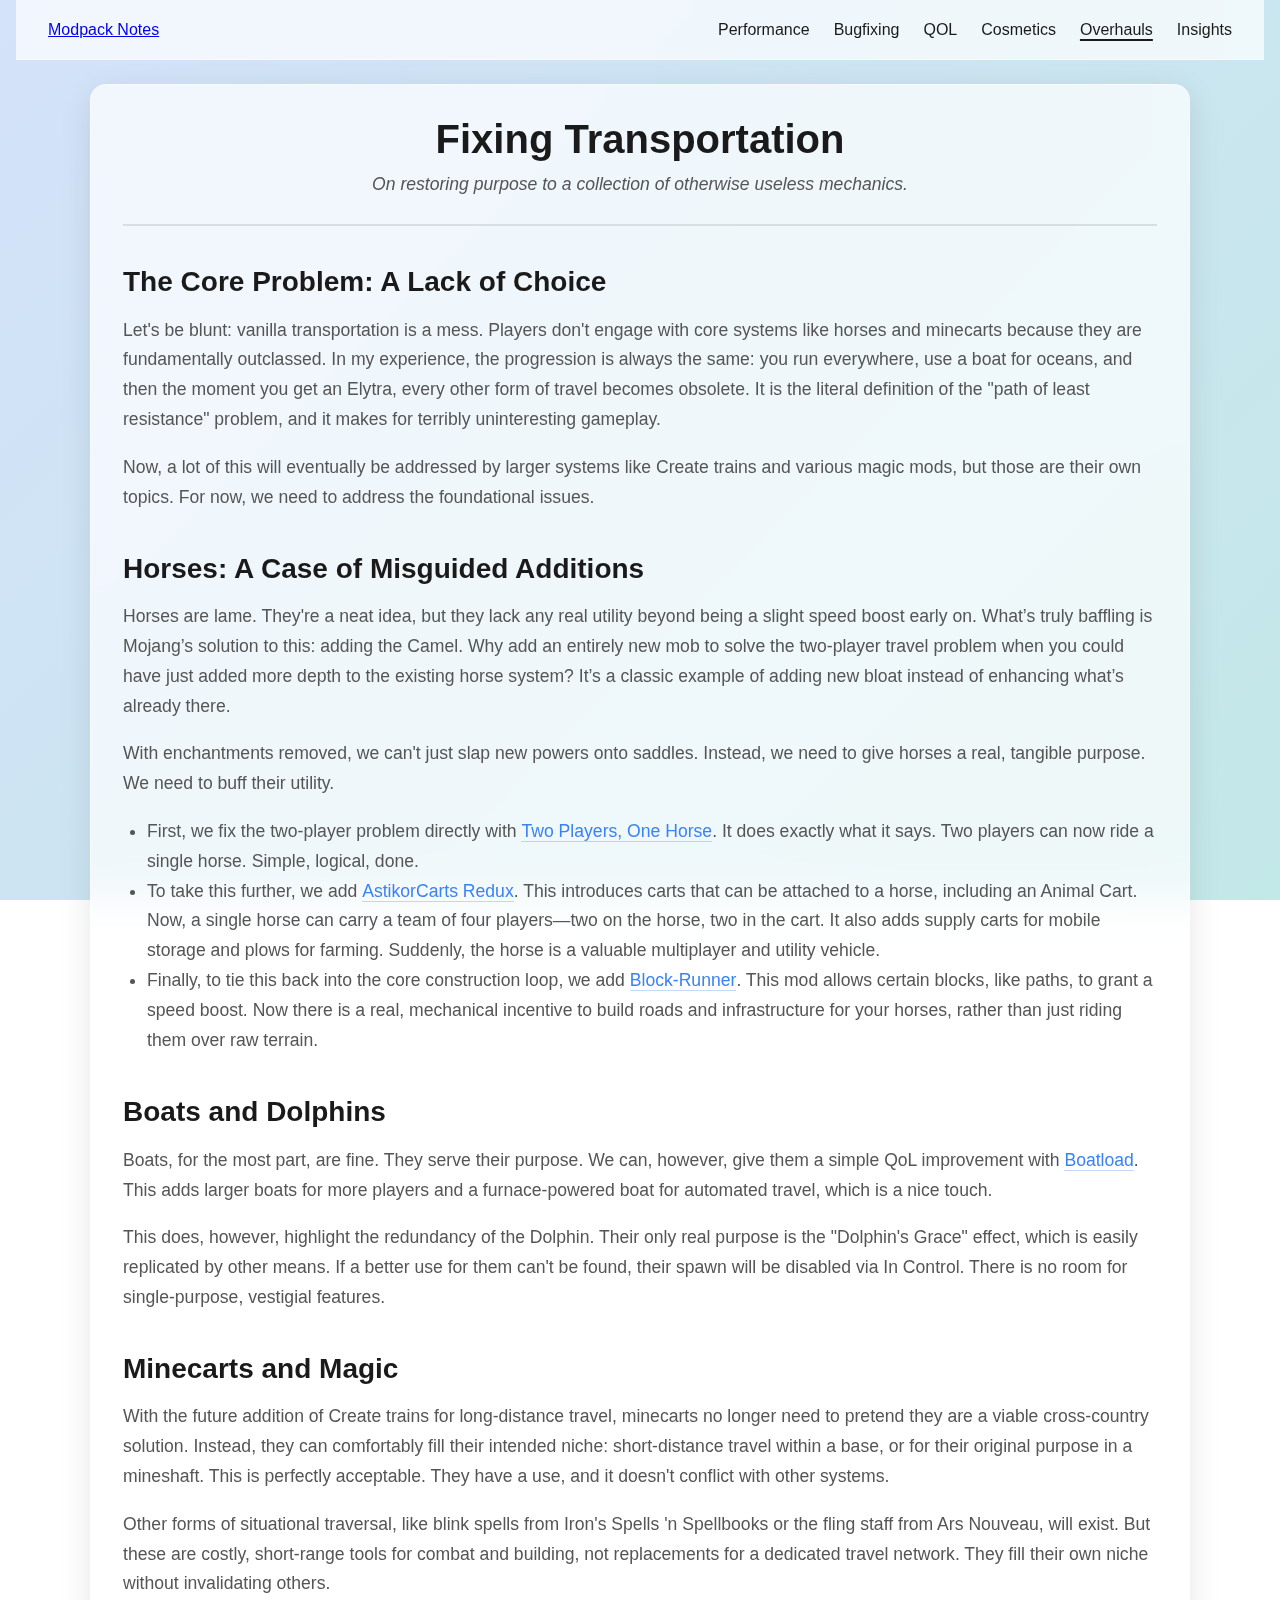
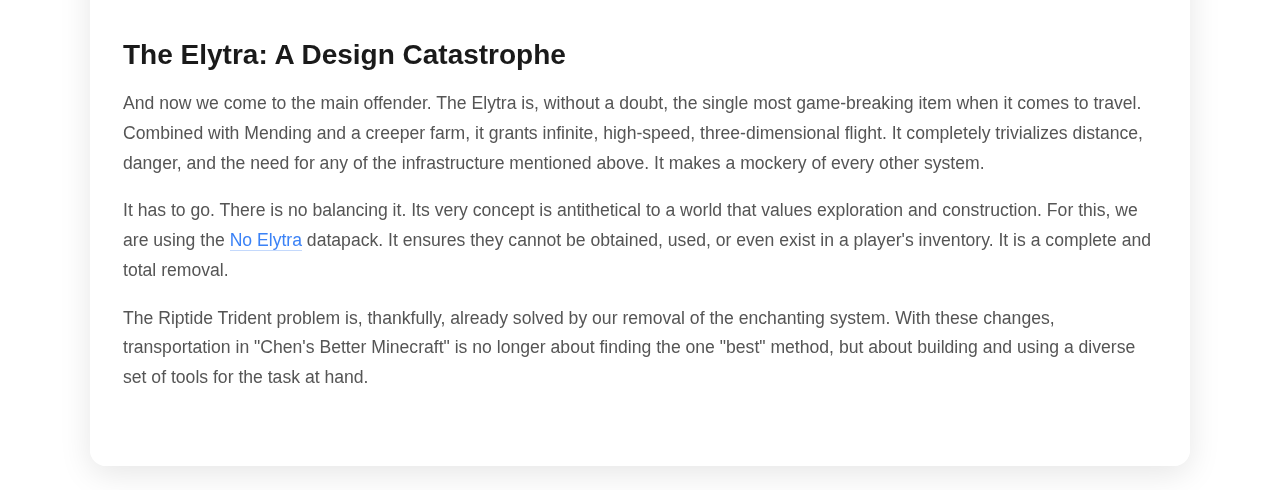
<file: transport.html>
<!DOCTYPE html>
<html lang="en">
<head>
    <meta charset="UTF-8">
    <meta name="viewport" content="width=device-width, initial-scale=1.0">
    <title>Overhaul: Travel & Transportation - Modpack Notes</title>
    <link rel="stylesheet" href="styles.css">
</head>
<body id="page-overhauls">

<!-- Desktop Header -->
<header class="desktop-header">
    <a href="index.html" class="nav-logo">Modpack Notes</a>
    <nav class="desktop-nav-links">
        <ul>
            <li class="nav-performance"><a href="index.html">Performance</a></li>
            <li class="nav-bugfixing"><a href="bugfixing.html">Bugfixing</a></li>
            <li class="nav-qol"><a href="qol.html">QOL</a></li>
            <li class="nav-cosmetics"><a href="cosmetics.html">Cosmetics</a></li>
            <li class="nav-overhauls"><a href="overhauls_blog.html">Overhauls</a></li>
            <li class="nav-insights"><a href="insights.html">Insights</a></li>
        </ul>
    </nav>
</header>

<!-- Mobile Footer Navigation -->
<nav class="mobile-footer">
    <a href="index.html" class="nav-performance">
        <span>Performance</span>
    </a>
    <a href="bugfixing.html" class="nav-bugfixing">
        <span>Bugfixing</span>
    </a>
    <a href="qol.html" class="nav-qol">
        <span>QOL</span>
    </a>
    <a href="cosmetics.html" class="nav-cosmetics">
        <span>Cosmetics</span>
    </a>
    <a href="overhauls_blog.html" class="nav-overhauls">
        <span>Overhauls</span>
    </a>
    <a href="insights.html" class="nav-insights">
        <span>Insights</span>
    </a>
</nav>

<main class="article-page">
    <article>
        <header class="article-header">
            <h1>Fixing Transportation</h1>
            <p class="byline">On restoring purpose to a collection of otherwise useless mechanics.</p>
        </header>

        <section>
            <h2>The Core Problem: A Lack of Choice</h2>
            <p>Let's be blunt: vanilla transportation is a mess. Players don't engage with core systems like horses and minecarts because they are fundamentally outclassed. In my experience, the progression is always the same: you run everywhere, use a boat for oceans, and then the moment you get an Elytra, every other form of travel becomes obsolete. It is the literal definition of the "path of least resistance" problem, and it makes for terribly uninteresting gameplay.</p>
            <p>Now, a lot of this will eventually be addressed by larger systems like Create trains and various magic mods, but those are their own topics. For now, we need to address the foundational issues.</p>
        </section>

        <section>
            <h2>Horses: A Case of Misguided Additions</h2>
            <p>Horses are lame. They're a neat idea, but they lack any real utility beyond being a slight speed boost early on. What’s truly baffling is Mojang’s solution to this: adding the Camel. Why add an entirely new mob to solve the two-player travel problem when you could have just added more depth to the existing horse system? It’s a classic example of adding new bloat instead of enhancing what’s already there.</p>
            <p>With enchantments removed, we can't just slap new powers onto saddles. Instead, we need to give horses a real, tangible purpose. We need to buff their utility.</p>
            <ul>
                <li>First, we fix the two-player problem directly with <a href="https://www.curseforge.com/minecraft/mc-mods/two-players-one-horse" target="_blank" rel="noopener noreferrer">Two Players, One Horse</a>. It does exactly what it says. Two players can now ride a single horse. Simple, logical, done.</li>
                <li>To take this further, we add <a href="https://modrinth.com/mod/astikorcarts-redux" target="_blank" rel="noopener noreferrer">AstikorCarts Redux</a>. This introduces carts that can be attached to a horse, including an Animal Cart. Now, a single horse can carry a team of four players—two on the horse, two in the cart. It also adds supply carts for mobile storage and plows for farming. Suddenly, the horse is a valuable multiplayer and utility vehicle.</li>
                <li>Finally, to tie this back into the core construction loop, we add <a href="https://www.curseforge.com/minecraft/mc-mods/block-runner-forge/" target="_blank" rel="noopener noreferrer">Block-Runner</a>. This mod allows certain blocks, like paths, to grant a speed boost. Now there is a real, mechanical incentive to build roads and infrastructure for your horses, rather than just riding them over raw terrain.</li>
            </ul>
        </section>

        <section>
            <h2>Boats and Dolphins</h2>
            <p>Boats, for the most part, are fine. They serve their purpose. We can, however, give them a simple QoL improvement with <a href="https://www.curseforge.com/minecraft/mc-mods/boatload" target="_blank" rel="noopener noreferrer">Boatload</a>. This adds larger boats for more players and a furnace-powered boat for automated travel, which is a nice touch.</p>
            <p>This does, however, highlight the redundancy of the Dolphin. Their only real purpose is the "Dolphin's Grace" effect, which is easily replicated by other means. If a better use for them can't be found, their spawn will be disabled via In Control. There is no room for single-purpose, vestigial features.</p>
        </section>

        <section>
            <h2>Minecarts and Magic</h2>
            <p>With the future addition of Create trains for long-distance travel, minecarts no longer need to pretend they are a viable cross-country solution. Instead, they can comfortably fill their intended niche: short-distance travel within a base, or for their original purpose in a mineshaft. This is perfectly acceptable. They have a use, and it doesn't conflict with other systems.</p>
            <p>Other forms of situational traversal, like blink spells from Iron's Spells 'n Spellbooks or the fling staff from Ars Nouveau, will exist. But these are costly, short-range tools for combat and building, not replacements for a dedicated travel network. They fill their own niche without invalidating others.</p>
        </section>

        <section>
            <h2>The Elytra: A Design Catastrophe</h2>
            <p>And now we come to the main offender. The Elytra is, without a doubt, the single most game-breaking item when it comes to travel. Combined with Mending and a creeper farm, it grants infinite, high-speed, three-dimensional flight. It completely trivializes distance, danger, and the need for any of the infrastructure mentioned above. It makes a mockery of every other system.</p>
            <p>It has to go. There is no balancing it. Its very concept is antithetical to a world that values exploration and construction. For this, we are using the <a href="https://modrinth.com/datapack/no-elytra" target="_blank" rel="noopener noreferrer">No Elytra</a> datapack. It ensures they cannot be obtained, used, or even exist in a player's inventory. It is a complete and total removal.</p>
            <p>The Riptide Trident problem is, thankfully, already solved by our removal of the enchanting system. With these changes, transportation in "Chen's Better Minecraft" is no longer about finding the one "best" method, but about building and using a diverse set of tools for the task at hand.</p>
        </section>

    </article>
</main>
<script>
    const hamburger = document.querySelector('.hamburger');
    const navLinksContainer = document.querySelector('.nav-links-container');

    hamburger.addEventListener('click', () => {
        hamburger.classList.toggle('is-active');
        navLinksContainer.classList.toggle('is-active');
    });

    // Optional: Close menu when a link is clicked
    navLinksContainer.addEventListener('click', (e) => {
        if (e.target.tagName === 'A') {
            hamburger.classList.remove('is-active');
            navLinksContainer.classList.remove('is-active');
        }
    });
</script>
</body>
</html>
</file>
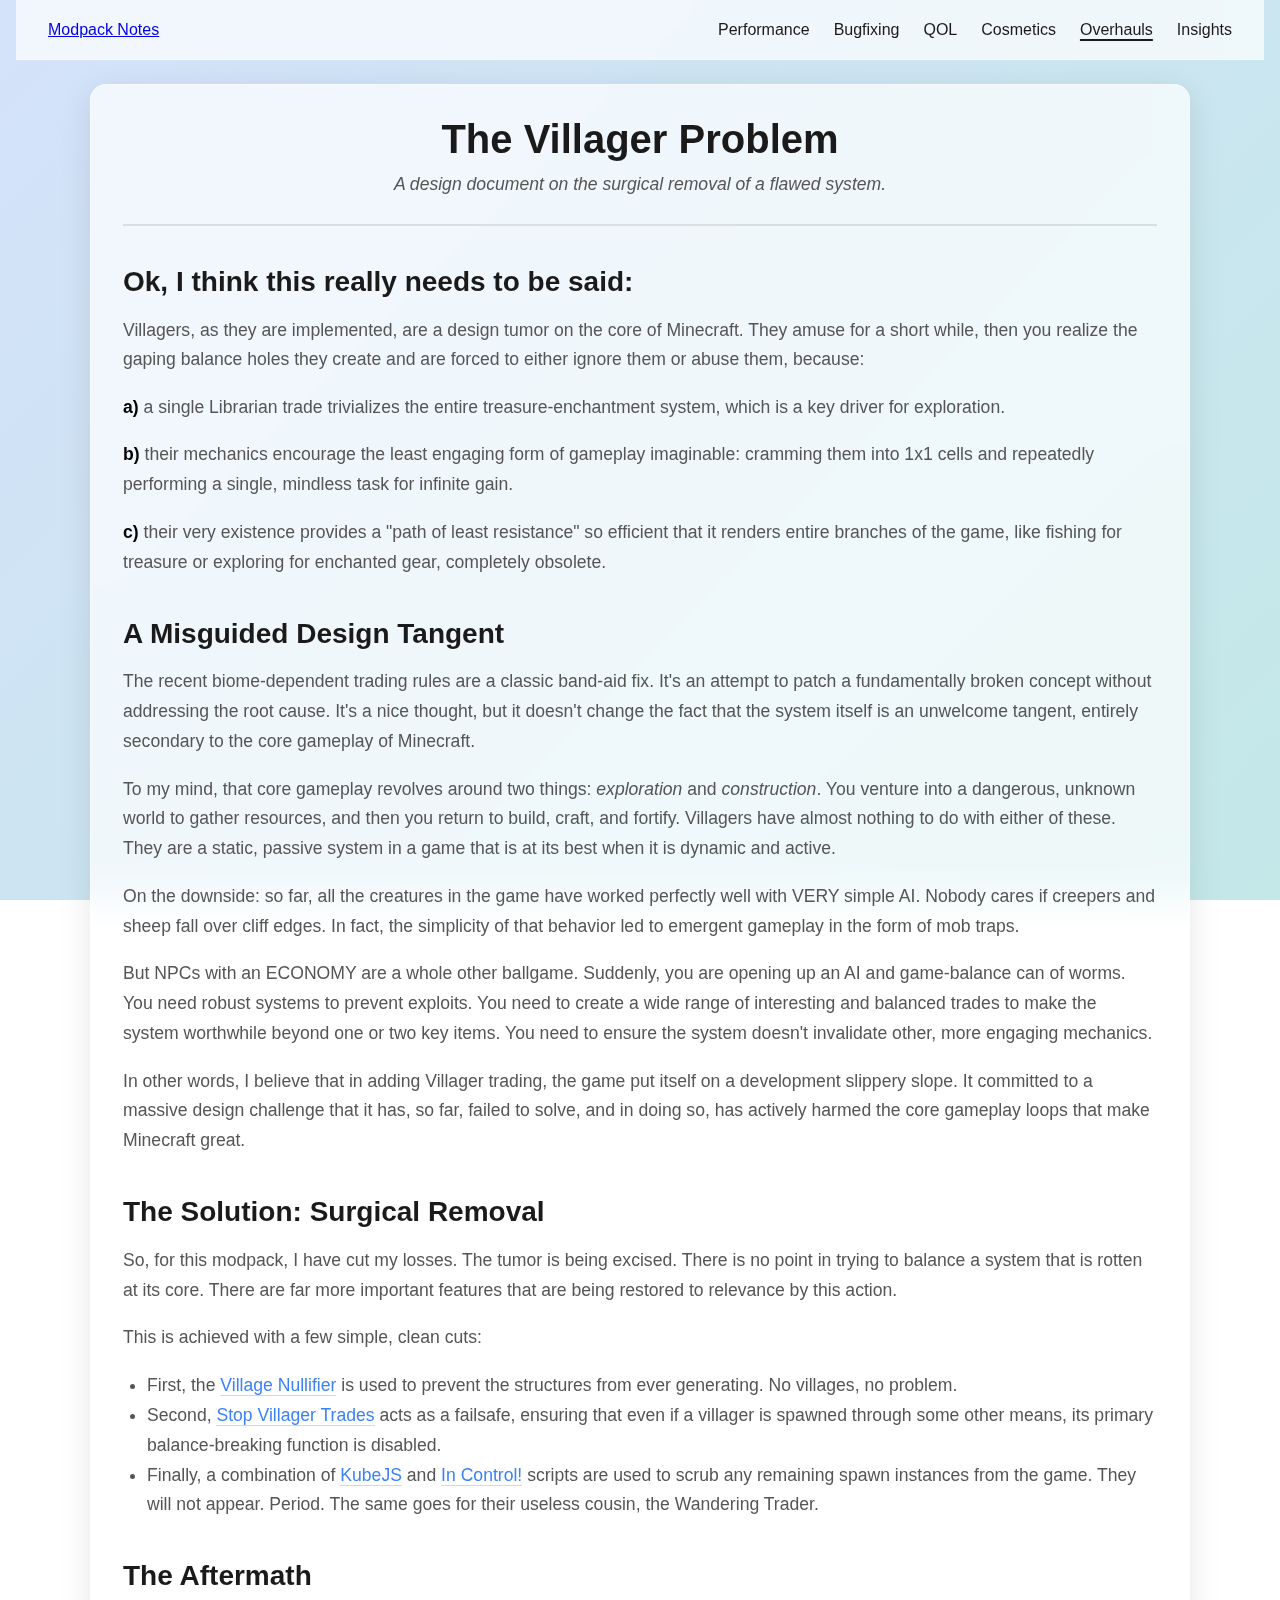
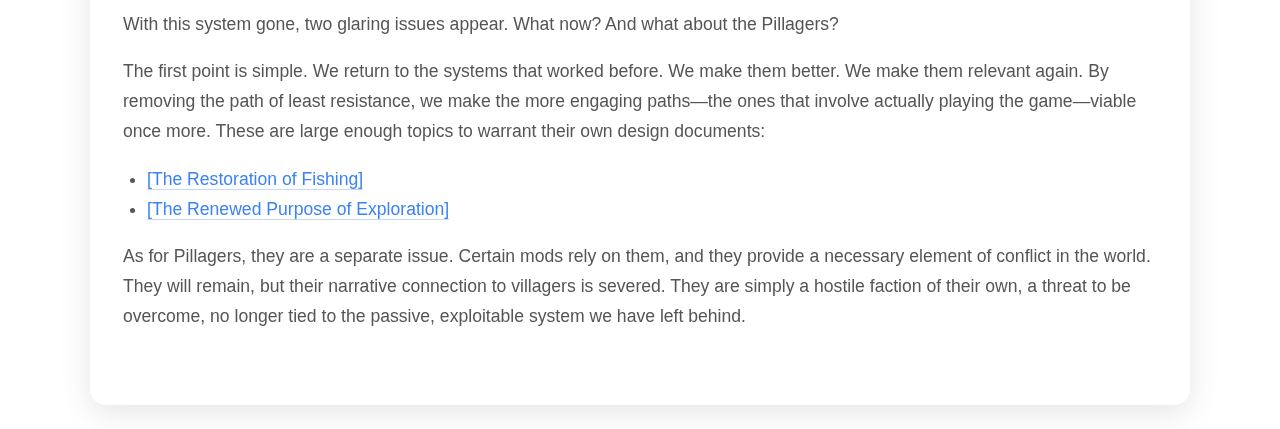
<file: villagers.html>
<!DOCTYPE html>
<html lang="en">
<head>
    <meta charset="UTF-8">
    <meta name="viewport" content="width=device-width, initial-scale=1.0">
    <title>Overhaul: The Villager Problem - Modpack Notes</title>
    <link rel="stylesheet" href="styles.css">
</head>
<body id="page-overhauls">

<!-- Desktop Header -->
<header class="desktop-header">
    <a href="index.html" class="nav-logo">Modpack Notes</a>
    <nav class="desktop-nav-links">
        <ul>
            <li class="nav-performance"><a href="index.html">Performance</a></li>
            <li class="nav-bugfixing"><a href="bugfixing.html">Bugfixing</a></li>
            <li class="nav-qol"><a href="qol.html">QOL</a></li>
            <li class="nav-cosmetics"><a href="cosmetics.html">Cosmetics</a></li>
            <li class="nav-overhauls"><a href="overhauls_blog.html">Overhauls</a></li>
            <li class="nav-insights"><a href="insights.html">Insights</a></li>
        </ul>
    </nav>
</header>

<!-- Mobile Footer Navigation -->
<nav class="mobile-footer">
    <a href="index.html" class="nav-performance">
        <span>Performance</span>
    </a>
    <a href="bugfixing.html" class="nav-bugfixing">
        <span>Bugfixing</span>
    </a>
    <a href="qol.html" class="nav-qol">
        <span>QOL</span>
    </a>
    <a href="cosmetics.html" class="nav-cosmetics">
        <span>Cosmetics</span>
    </a>
    <a href="overhauls_blog.html" class="nav-overhauls">
        <span>Overhauls</span>
    </a>
    <a href="insights.html" class="nav-insights">
        <span>Insights</span>
    </a>
</nav>

<main class="article-page">
    <article>
        <header class="article-header">
            <h1>The Villager Problem</h1>
            <p class="byline">A design document on the surgical removal of a flawed system.</p>
        </header>

        <section>
            <h2>Ok, I think this really needs to be said:</h2>
            <p>Villagers, as they are implemented, are a design tumor on the core of Minecraft. They amuse for a short while, then you realize the gaping balance holes they create and are forced to either ignore them or abuse them, because:</p>
            <p><strong>a)</strong> a single Librarian trade trivializes the entire treasure-enchantment system, which is a key driver for exploration.</p>
            <p><strong>b)</strong> their mechanics encourage the least engaging form of gameplay imaginable: cramming them into 1x1 cells and repeatedly performing a single, mindless task for infinite gain.</p>
            <p><strong>c)</strong> their very existence provides a "path of least resistance" so efficient that it renders entire branches of the game, like fishing for treasure or exploring for enchanted gear, completely obsolete.</p>
        </section>

        <section>
            <h2>A Misguided Design Tangent</h2>
            <p>The recent biome-dependent trading rules are a classic band-aid fix. It's an attempt to patch a fundamentally broken concept without addressing the root cause. It's a nice thought, but it doesn't change the fact that the system itself is an unwelcome tangent, entirely secondary to the core gameplay of Minecraft.</p>
            <p>To my mind, that core gameplay revolves around two things: <em>exploration</em> and <em>construction</em>. You venture into a dangerous, unknown world to gather resources, and then you return to build, craft, and fortify. Villagers have almost nothing to do with either of these. They are a static, passive system in a game that is at its best when it is dynamic and active.</p>
            <p>On the downside: so far, all the creatures in the game have worked perfectly well with VERY simple AI. Nobody cares if creepers and sheep fall over cliff edges. In fact, the simplicity of that behavior led to emergent gameplay in the form of mob traps.</p>
            <p>But NPCs with an ECONOMY are a whole other ballgame. Suddenly, you are opening up an AI and game-balance can of worms. You need robust systems to prevent exploits. You need to create a wide range of interesting and balanced trades to make the system worthwhile beyond one or two key items. You need to ensure the system doesn't invalidate other, more engaging mechanics.</p>
            <p>In other words, I believe that in adding Villager trading, the game put itself on a development slippery slope. It committed to a massive design challenge that it has, so far, failed to solve, and in doing so, has actively harmed the core gameplay loops that make Minecraft great.</p>
        </section>

        <section>
            <h2>The Solution: Surgical Removal</h2>
            <p>So, for this modpack, I have cut my losses. The tumor is being excised. There is no point in trying to balance a system that is rotten at its core. There are far more important features that are being restored to relevance by this action.</p>
            <p>This is achieved with a few simple, clean cuts:</p>
            <ul>
                <li>First, the <a href="https://modrinth.com/datapack/village-nullifier" target="_blank" rel="noopener noreferrer">Village Nullifier</a> is used to prevent the structures from ever generating. No villages, no problem.</li>
                <li>Second, <a href="https://modrinth.com/mod/stop-villager-trades" target="_blank" rel="noopener noreferrer">Stop Villager Trades</a> acts as a failsafe, ensuring that even if a villager is spawned through some other means, its primary balance-breaking function is disabled.</li>
                <li>Finally, a combination of <a href="https://www.curseforge.com/minecraft/mc-mods/kubejs" target="_blank" rel="noopener noreferrer">KubeJS</a> and <a href="https://www.curseforge.com/minecraft/mc-mods/in-control" target="_blank" rel="noopener noreferrer">In Control!</a> scripts are used to scrub any remaining spawn instances from the game. They will not appear. Period. The same goes for their useless cousin, the Wandering Trader.</li>
            </ul>
        </section>

        <section>
            <h2>The Aftermath</h2>
            <p>With this system gone, two glaring issues appear. What now? And what about the Pillagers?</p>
            <p>The first point is simple. We return to the systems that worked before. We make them better. We make them relevant again. By removing the path of least resistance, we make the more engaging paths—the ones that involve actually playing the game—viable once more. These are large enough topics to warrant their own design documents:</p>
            <ul>
                <li><a href="fishing_overhaul.html">[The Restoration of Fishing]</a></li>
                <li><a href="exploration_combat.html">[The Renewed Purpose of Exploration]</a></li>
            </ul>
            <p>As for Pillagers, they are a separate issue. Certain mods rely on them, and they provide a necessary element of conflict in the world. They will remain, but their narrative connection to villagers is severed. They are simply a hostile faction of their own, a threat to be overcome, no longer tied to the passive, exploitable system we have left behind.</p>
        </section>

    </article>
</main>
<script>
    const hamburger = document.querySelector('.hamburger');
    const navLinksContainer = document.querySelector('.nav-links-container');

    hamburger.addEventListener('click', () => {
        hamburger.classList.toggle('is-active');
        navLinksContainer.classList.toggle('is-active');
    });

    // Optional: Close menu when a link is clicked
    navLinksContainer.addEventListener('click', (e) => {
        if (e.target.tagName === 'A') {
            hamburger.classList.remove('is-active');
            navLinksContainer.classList.remove('is-active');
        }
    });
</script>
</body>
</html>
</file>
<file: styles.css>
/* --- Base Setup & Variables --- */
:root {
    --text-color: #1a1a1a;
    --text-light: #555;
    --bg-color-start: #d4e2fa;
    --bg-color-end: #c3e8e8;
    --accent-color: #3b82f6;
    --accent-hover-color: #2563eb;
    --card-bg-color: rgba(255, 255, 255, 0.7);
    --card-border-color: rgba(255, 255, 255, 0.4);
    --divider-color: rgba(0, 0, 0, 0.1);
    --nav-height: 60px;
}

/* Universal reset */
*, *::before, *::after {
    box-sizing: border-box;
}

body {
    margin: 0;
    padding: 1.5rem 1rem;
    font-family: -apple-system, BlinkMacSystemFont, "Segoe UI", Roboto, Helvetica, Arial, sans-serif;
    color: var(--text-color);
    background: linear-gradient(135deg, var(--bg-color-start), var(--bg-color-end));
    background-attachment: fixed;
    min-height: 100vh;
}

/* --- NEW, ROBUST NAVIGATION SYSTEM --- */

/* Mobile Footer Navigation (Default) */
.desktop-header {
    display: none; /* Hidden on mobile */
}

.mobile-footer {
    position: fixed;
    bottom: 0;
    left: 0;
    width: 100%;
    height: var(--nav-height);
    background: var(--card-bg-color);
    backdrop-filter: blur(15px);
    -webkit-backdrop-filter: blur(15px);
    border-top: 1px solid var(--card-border-color);
    z-index: 1000;
    display: flex;
    justify-content: space-around;
    align-items: stretch; /* Make links fill height */
}

.mobile-footer a {
    flex: 1;
    display: flex;
    flex-direction: column;
    justify-content: center;
    align-items: center;
    text-decoration: none;
    color: var(--text-light);
    font-size: 0.7rem;
    transition: color 0.2s ease, background-color 0.2s ease;
    padding: 4px 0;
    gap: 2px;
}

.mobile-footer a:hover {
    background-color: rgba(0,0,0,0.05);
}

/* Active State Styling */
.mobile-footer a.active {
    color: var(--accent-color);
    font-weight: 600;
}


/* Add active class to the current page's link */
#page-performance .nav-performance,
#page-bugfixing .nav-bugfixing,
#page-qol .nav-qol,
#page-cosmetics .nav-cosmetics,
#page-overhauls .nav-overhauls,
#page-insights .nav-insights {
    color: var(--accent-color);
    font-weight: 600;
}


/* Desktop Navigation (for screens > 899px) */
@media (min-width: 900px) {
    .mobile-footer {
        display: none; /* Hide mobile footer on desktop */
    }

    .desktop-header {
        display: flex; /* Show desktop header */
        background: var(--card-bg-color);
        backdrop-filter: blur(15px);
        -webkit-backdrop-filter: blur(15px);
        border-bottom: 1px solid var(--card-border-color);
        padding: 0 2rem;
        height: var(--nav-height);
        justify-content: space-between;
        align-items: center;
        position: sticky;
        top: 0;
        z-index: 999;
    }

    .desktop-nav-links ul {
        display: flex; list-style: none; margin: 0; padding: 0; gap: 1.5rem;
    }

    .desktop-nav-links a {
        font-size: 1rem; font-weight: 500; color: var(--text-color); text-decoration: none; transition: color 0.2s ease;
    }

    .desktop-nav-links a:hover {
        color: var(--accent-hover-color);
    }

    /* Active Link Styling for Desktop */
    #page-performance .nav-performance a,
    #page-bugfixing .nav-bugfixing a,
    #page-qol .nav-qol a,
    #page-cosmetics .nav-cosmetics a,
    #page-overhauls .nav-overhauls a,
    #page-insights .nav-insights a {
        text-decoration: underline;
        text-decoration-thickness: 2px;
        text-underline-offset: 4px;
    }
}

/* Main Content & Body Padding Adjustments */
body {
    padding-bottom: calc(var(--nav-height) + 1.5rem); /* Space for mobile footer */
}
@media (min-width: 900px) {
    body {
        padding-top: 0; /* Desktop header is sticky, so no top padding needed */
        padding-bottom: 1.5rem;
    }
}
main {
    background: var(--card-bg-color);
    -webkit-backdrop-filter: blur(20px);
    backdrop-filter: blur(20px);
    border: 1px solid var(--card-border-color);
    border-radius: 16px;
    box-shadow: 0 8px 32px 0 rgba(0, 0, 0, 0.1);
    padding: 1.5rem;
    max-width: 1100px;
    margin: 0 auto;
}
@media (min-width: 900px) {
    main {
        padding: 2rem;
        margin-top: 1.5rem; /* Space between sticky header and content */
    }
}

/* --- All other styles remain the same --- */
h1, h2 {
    color: var(--text-color);
    border-bottom: 2px solid var(--divider-color);
    padding-bottom: 0.5rem;
    margin-top: 2rem;
    margin-bottom: 1.5rem;
}
h1:first-child { margin-top: 0; }
h2 { font-size: 1.25rem; border-bottom-width: 1px; margin-top: 2.5rem; margin-bottom: 1rem; }
details {
    background: rgba(255, 255, 255, 0.3);
    border-radius: 8px;
    margin-bottom: 0.5rem;
    border: 1px solid transparent;
    transition: all 0.2s ease-in-out;
}
details[open] { border: 1px solid var(--divider-color); }
summary {
    font-weight: 500;
    padding: 0.75rem 1rem;
    cursor: pointer;
    list-style: none;
    position: relative;
    border-radius: 8px;
}
summary:focus-visible { outline: 2px solid var(--accent-color); outline-offset: 2px; }
summary::-webkit-details-marker { display: none; }
summary::after {
    content: '›';
    position: absolute;
    right: 1rem;
    top: 50%;
    transform: translateY(-50%) rotate(90deg);
    font-size: 1.5rem;
    color: rgba(0, 0, 0, 0.4);
    transition: transform 0.2s ease-in-out;
}
details[open] > summary::after { transform: translateY(-50%) rotate(-90deg); }
summary a {
    color: inherit; text-decoration: none; border-radius: 4px;
}
summary a:hover, summary a:focus-visible {
    color: var(--accent-hover-color); text-decoration: underline; text-decoration-thickness: 1.5px; outline: none;
}
.description-content, .placeholder {
    padding: 0.75rem 1rem 1rem 1rem; margin: 0; border-top: 1px solid var(--divider-color);
}
.description-content h4 {
    margin-top: 0.5rem; margin-bottom: 0.5rem; font-size: 1rem; color: var(--text-color); font-weight: 600;
}
.description-content h4:first-child { margin-top: 0; }
.description-content p {
    margin: 0 0 0.5rem 0; line-height: 1.6; color: var(--text-light);
}
.description-content p:last-child { margin-bottom: 0; }
.description-content p + h4 { margin-top: 1.25rem; }
.placeholder, .placeholder-text {
    color: var(--text-light); font-style: italic; padding-top: 1rem;
}
strong { font-weight: 700; color: #000; }
img { max-width: 100%; height: auto; border-radius: 8px; }
.section-intro {
    font-size: 1.1rem; color: var(--text-light); border-bottom: 1px solid var(--divider-color); padding-bottom: 1rem; margin-bottom: 2rem;
}
.article-preview {
    background: rgba(255, 255, 255, 0.3); border-radius: 8px; padding: 1.5rem; margin-bottom: 1.5rem; border: 1px solid transparent;
}
.article-preview h2 { margin-top: 0; border: none; padding: 0; }
.article-preview p { margin: 0.5rem 0 1rem 0; color: var(--text-light); }
.read-more { font-weight: 600; color: var(--accent-color); text-decoration: none; }
.read-more:hover { text-decoration: underline; color: var(--accent-hover-color); }
.article-page main { padding: 1.5rem; }
@media (min-width: 900px) { .article-page main { padding: 2.5rem 3rem; } }
.article-header {
    text-align: center; border-bottom: 2px solid var(--divider-color); padding-bottom: 1.5rem; margin-bottom: 2.5rem;
}
.article-header h1 {
    border: none; padding: 0; margin: 0 0 0.5rem 0; font-size: 2rem;
}
@media (min-width: 900px) { .article-header h1 { font-size: 2.5rem; } }
.article-header .byline {
    font-size: 1.1rem; color: var(--text-light); font-style: italic; max-width: 60ch; margin: 0 auto;
}
.article-page article section { margin-bottom: 2.5rem; }
.article-page article h2 { font-size: 1.5rem; border: none; padding: 0; margin-bottom: 1rem; }
@media (min-width: 900px) { .article-page article h2 { font-size: 1.75rem; } }
.article-page article p, .article-page article li { font-size: 1.1rem; line-height: 1.7; color: var(--text-light); }
.article-page article ul, .article-page article ol { padding-left: 1.5rem; }
.article-page article a {
    color: var(--accent-color); font-weight: 500; text-decoration: none; border-bottom: 1px solid rgba(59, 130, 246, 0.3); transition: all 0.2s ease;
}
.article-page article a:hover { color: var(--accent-hover-color); background-color: rgba(59, 130, 246, 0.1); }
</file>
